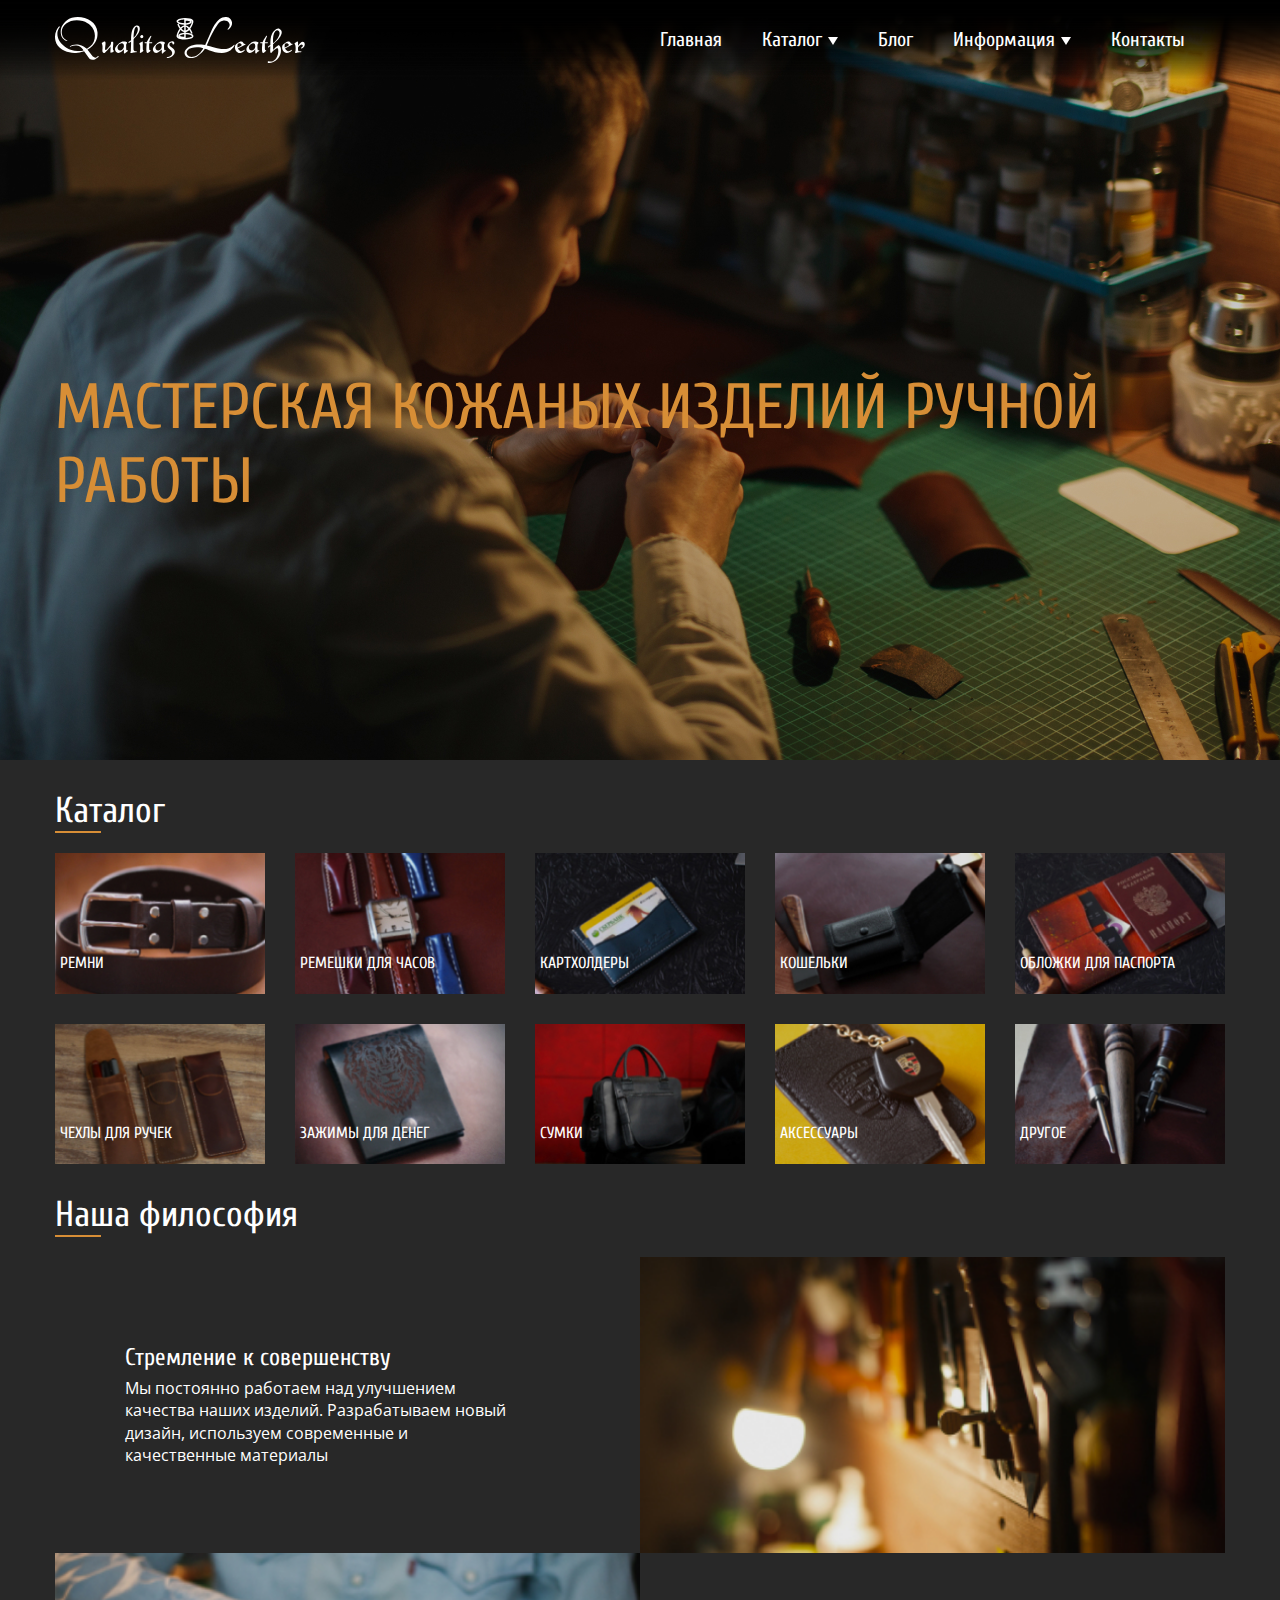
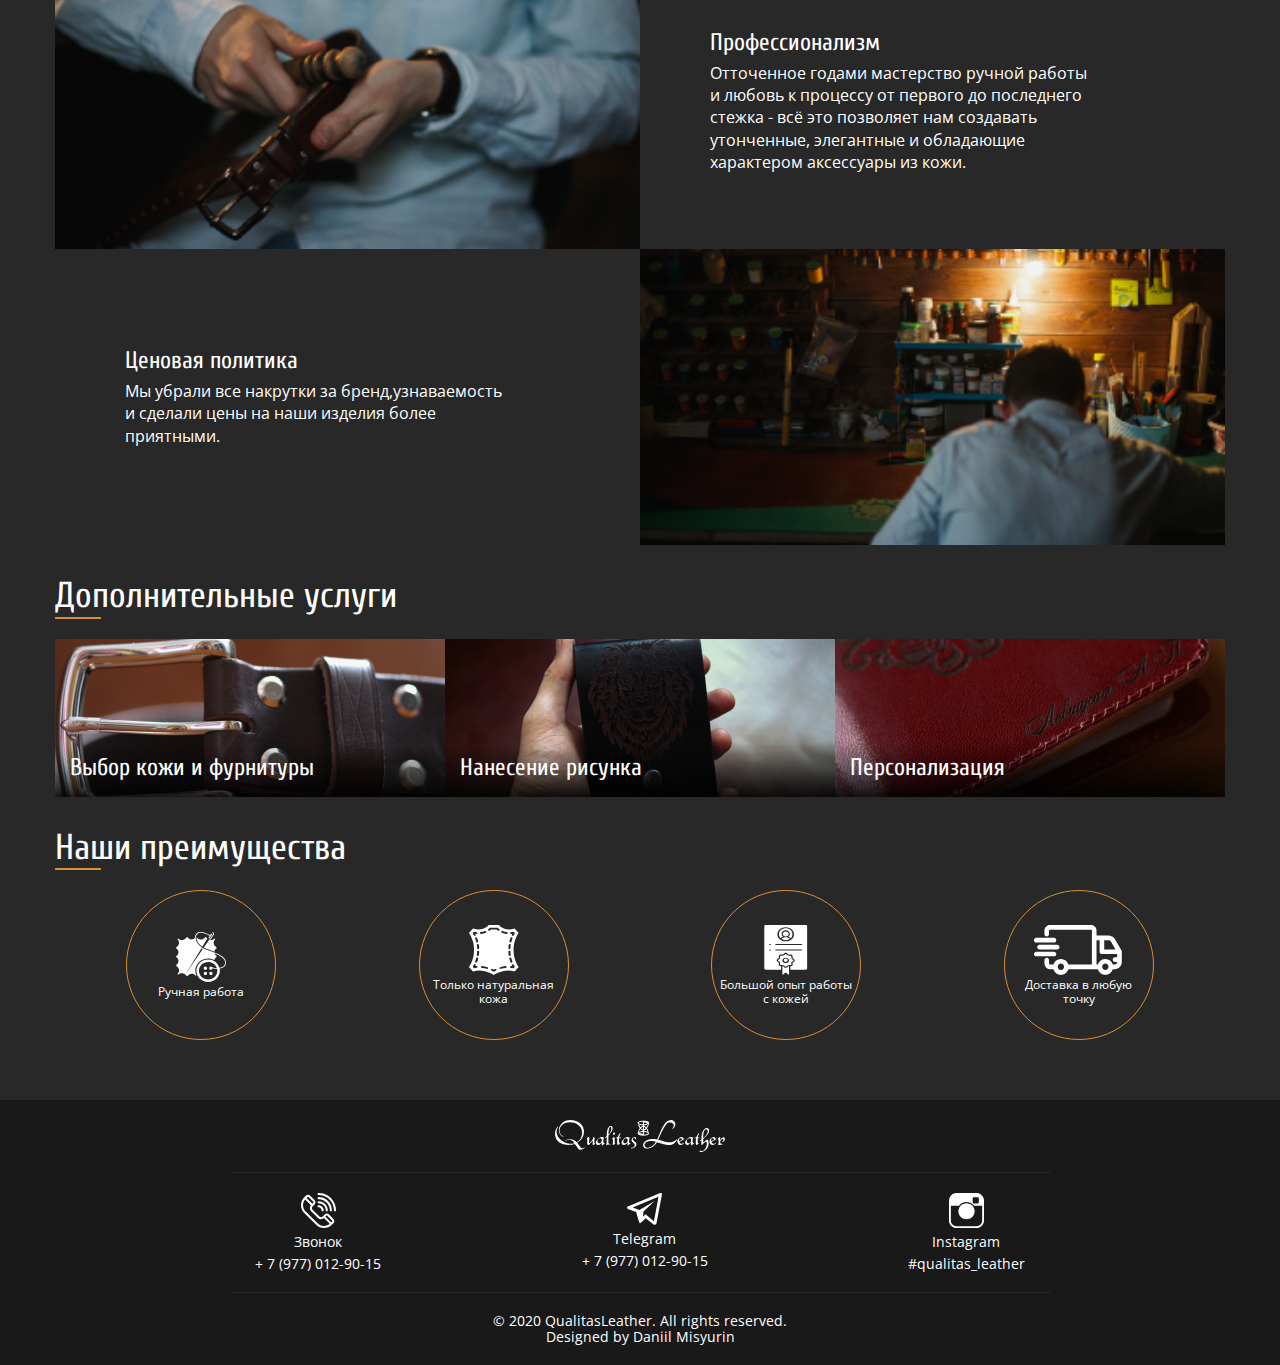
<file: index.html>
<!DOCTYPE html>
<html lang="en">
    <head>
        <meta charset="UTF-8" />
        <meta http-equiv="X-UA-Compatible" content="IE=edge" />
        <meta name="viewport" content="width=device-width, initial-scale=1.0" />
        <link rel="stylesheet" href="css/style.css" />
        <title>Home</title>
    </head>
    <body>
        <header class="header header_big header_home-page">
            <div class="container container-header">
                <div class="logo header__logo">
                    <a href="index.html" class="logo__link">
                        <img
                            src="img/logo_qualitas_leather.svg"
                            alt="Логотип qualitas leather"
                            class="logo__img"
                        />
                    </a>
                </div>
                <div class="burger">
                    <span class="burger__span"></span>
                </div>
                <nav class="nav nav__display-none">
                    <div class="close-button"></div>
                    <ul class="nav__list">
                        <li class="nav__item">
                            <a href="index.html" class="nav__item-link">Главная</a>
                            <span class="title-underline nav-title-underline"></span>
                        </li>
                        <li class="nav__item">
                            <div class="nav-link__container">
                                <a href="#" class="nav__item-link">Каталог</a>
                                <div class="triangle"></div>
                            </div>
                            <span class="title-underline nav-title-underline"></span>
                            <ul class="sub-nav__list sub-nav__list-none">
                                <li class="sub-nav__item">
                                    <a href="catagory.html" class="sub-nav__item-link">Ремни</a>
                                </li>
                                <li class="sub-nav__item">
                                    <a href="catagory.html" class="sub-nav__item-link"
                                        >Ремешки для часов</a
                                    >
                                </li>
                                <li class="sub-nav__item">
                                    <a href="catagory.html" class="sub-nav__item-link"
                                        >Картхолдеры</a
                                    >
                                </li>
                                <li class="sub-nav__item">
                                    <a href="catagory.html" class="sub-nav__item-link"
                                        >Обложки для паспорта</a
                                    >
                                </li>
                                <li class="sub-nav__item">
                                    <a href="catagory.html" class="sub-nav__item-link"
                                        >Чехлы для ручек</a
                                    >
                                </li>
                                <li class="sub-nav__item">
                                    <a href="catagory.html" class="sub-nav__item-link"
                                        >Зажимы для денег</a
                                    >
                                </li>
                                <li class="sub-nav__item">
                                    <a href="catagory.html" class="sub-nav__item-link"
                                        >Аксессуары</a
                                    >
                                </li>
                                <li class="sub-nav__item">
                                    <a href="catagory.html" class="sub-nav__item-link">Другое</a>
                                </li>
                            </ul>
                        </li>
                        <li class="nav__item">
                            <a href="blog.html" class="nav__item-link">Блог</a>
                            <span class="title-underline nav-title-underline"></span>
                        </li>
                        <li class="nav__item">
                            <div class="nav-link__container">
                                <a href="#" class="nav__item-link">Информация</a>
                                <div class="triangle"></div>
                            </div>
                            <span class="title-underline nav-title-underline"></span>
                            <ul class="sub-nav__list sub-nav__list-none">
                                <li class="sub-nav__item">
                                    <a href="delivery.html" class="sub-nav__item-link"
                                        >Способы доставки</a
                                    >
                                </li>
                                <li class="sub-nav__item">
                                    <a href="payment.html" class="sub-nav__item-link"
                                        >Способы оплаты</a
                                    >
                                </li>
                                <li class="sub-nav__item">
                                    <a href="aboutus.html" class="sub-nav__item-link">О нас</a>
                                </li>
                                <li class="sub-nav__item">
                                    <a href="help.html" class="sub-nav__item-link"
                                        >Часто задаваемые вопросы</a
                                    >
                                </li>
                            </ul>
                        </li>
                        <li class="nav__item">
                            <a href="contacts.html" class="nav__item-link">Контакты</a>
                            <span class="title-underline nav-title-underline"></span>
                        </li>
                    </ul>
                </nav>
            </div>
            <div class="container">
                <div class="h1 h1_yellow h1_top-margin">
                    <h1 class="h1__title">
                        Мастерская кожаных изделий ручной работы
                    </h1>
                </div>
            </div>
        </header>

        <section class="main">
            <div class="container">
                <div class="catalog">
                    <div class="h2">
                        <h2 class="h2__title">Каталог</h2>
                        <span class="title-underline"></span>
                    </div>
                    <ul class="catalog__list">
                        <li class="catalog-item">
                            <a href="catagory.html" class="catalog-item__link">
                                <img src="img/belts.jpg" alt="Ремни" class="catalog-item__img" />
                                <p class="catalog-item__p">Ремни</p>
                            </a>
                        </li>
                        <li class="catalog-item">
                            <a href="catagory.html" class="catalog-item__link">
                                <img
                                    src="img/watch_strap.jpg"
                                    alt="Ремешки для часов"
                                    class="catalog-item__img"
                                />
                                <p class="catalog-item__p">Ремешки для часов</p>
                            </a>
                        </li>
                        <li class="catalog-item">
                            <a href="catagory.html" class="catalog-item__link">
                                <img
                                    src="img/cardholders.jpg"
                                    alt="Картхолдеры"
                                    class="catalog-item__img"
                                />
                                <p class="catalog-item__p">Картхолдеры</p>
                            </a>
                        </li>
                        <li class="catalog-item">
                            <a href="catagory.html" class="catalog-item__link">
                                <img
                                    src="img/wallets.jpg"
                                    alt="Кошельки"
                                    class="catalog-item__img"
                                />
                                <p class="catalog-item__p">Кошельки</p>
                            </a>
                        </li>
                        <li class="catalog-item">
                            <a href="catagory.html" class="catalog-item__link">
                                <img
                                    src="img/document_covers.jpg"
                                    alt="Чехлы для ручек"
                                    class="catalog-item__img"
                                />
                                <p class="catalog-item__p">Обложки для паспорта</p>
                            </a>
                        </li>
                        <li class="catalog-item">
                            <a href="catagory.html" class="catalog-item__link">
                                <img
                                    src="img/covers_for_pens.jpg"
                                    alt="Чехлы для ручек"
                                    class="catalog-item__img"
                                />
                                <p class="catalog-item__p">Чехлы для ручек</p>
                            </a>
                        </li>
                        <li class="catalog-item">
                            <a href="catagory.html" class="catalog-item__link">
                                <img
                                    src="img/money_clips.jpg"
                                    alt="Зажимы для денег"
                                    class="catalog-item__img"
                                />
                                <p class="catalog-item__p">Зажимы для денег</p>
                            </a>
                        </li>
                        <li class="catalog-item">
                            <a href="catagory.html" class="catalog-item__link">
                                <img src="img/bags.jpg" alt="Сумки" class="catalog-item__img" />
                                <p class="catalog-item__p">Сумки</p>
                            </a>
                        </li>
                        <li class="catalog-item">
                            <a href="catagory.html" class="catalog-item__link">
                                <img
                                    src="img/accessories.jpg"
                                    alt="Аксессуары"
                                    class="catalog-item__img"
                                />
                                <p class="catalog-item__p">Аксессуары</p>
                            </a>
                        </li>
                        <li class="catalog-item">
                            <a href="catagory.html" class="catalog-item__link">
                                <img src="img/other.jpg " alt="Другое" class="catalog-item__img" />
                                <p class="catalog-item__p">Другое</p>
                            </a>
                        </li>
                    </ul>
                </div>
                <div class="philosophy">
                    <div class="h2">
                        <h2 class="h2__title">Наша философия</h2>
                        <span class="title-underline"></span>
                    </div>
                    <div class="philosophy__list">
                        <div class="philosophy__item">
                            <img src="img/tradition.jpg" alt="" class="philosophy__item-img" />
                            <div class="philosophy__item-text-wrap">
                                <h3 class="philosophy__item-title">Стремление к совершенству</h3>
                                <p class="philosophy__item-p">
                                    Мы постоянно работаем над улучшением качества наших изделий.
                                    Разрабатываем новый дизайн, используем современные и
                                    качественные материалы
                                </p>
                            </div>
                        </div>
                        <div class="philosophy__item">
                            <img
                                src="img/attention_to_detail.jpg"
                                alt=""
                                class="philosophy__item-img"
                            />
                            <div class="philosophy__item-text-wrap">
                                <h3 class="philosophy__item-title">Профессионализм</h3>
                                <p class="philosophy__item-p">
                                    Отточенное годами мастерство ручной работы и любовь к процессу
                                    от первого до последнего стежка - всё это позволяет нам
                                    создавать утонченные, элегантные и обладающие характером
                                    аксессуары из кожи.
                                </p>
                            </div>
                        </div>
                        <div class="philosophy__item">
                            <img
                                src="img/professionalism.jpg"
                                alt=""
                                class="philosophy__item-img"
                            />
                            <div class="philosophy__item-text-wrap">
                                <h3 class="philosophy__item-title">Ценовая политика</h3>
                                <p class="philosophy__item-p">
                                    Мы убрали все накрутки за бренд,узнаваемость и сделали цены на
                                    наши изделия более приятными.
                                </p>
                            </div>
                        </div>
                    </div>
                </div>
                <div class="services">
                    <div class="h2">
                        <h2 class="h2__title">Дополнительные услуги</h2>
                        <span class="title-underline"></span>
                    </div>
                    <div class="services__list">
                        <div class="services__item">
                            <picture>
                                <source
                                    media="(max-width: 576px)"
                                    srcset="img/choice_leather_and_accessories_1200px.jpg"
                                />
                                <source
                                    media="(min-width: 1200px)"
                                    srcset="img/choice_leather_and_accessories_1200px.jpg"
                                />
                                <source
                                    media="(min-width: 768px)"
                                    srcset="img/choice_leather_and_accessories_1200px.jpg"
                                />
                                <img
                                    src="img/choice_leather_and_accessories.jpg"
                                    alt="Выбор кожи и фурнитуры"
                                    class="services__item-img"
                                />
                            </picture>

                            <p class="services__item-p">Выбор кожи и фурнитуры</p>
                        </div>
                        <div class="services__item">
                            <picture>
                                <source
                                    media="(max-width: 576px)"
                                    srcset="img/drawing_picture_1200px.jpg"
                                />
                                <source
                                    media="(min-width: 1200px)"
                                    srcset="img/drawing_picture_1200px.jpg"
                                />
                                <source
                                    media="(min-width: 768px)"
                                    srcset="img/drawing_picture_1200px.jpg"
                                />
                                <img
                                    src="img/drawing_picture.jpg"
                                    alt="Нанесение рисунка"
                                    class="services__item-img"
                                />
                            </picture>
                            <p class="services__item-p">Нанесение рисунка</p>
                        </div>
                        <div class="services__item">
                            <picture>
                                <source
                                    media="(max-width: 576px)"
                                    srcset="img/personalization_1200px.jpg"
                                />
                                <source
                                    media="(min-width: 1200px)"
                                    srcset="img/personalization_1200px.jpg"
                                />
                                <source
                                    media="(min-width: 768px)"
                                    srcset="img/personalization_1200px.jpg"
                                />
                                <img
                                    src="img/personalization.jpg"
                                    alt="Персонализация"
                                    class="services__item-img"
                                />
                            </picture>

                            <p class="services__item-p">Персонализация</p>
                        </div>
                    </div>
                </div>

                <div class="advantages">
                    <div class="h2">
                        <h2 class="h2__title">Наши преимущества</h2>
                        <span class="title-underline"></span>
                    </div>
                    <ul class="advantages__list">
                        <li class="advantages__item">
                            <img
                                src="img/handmade.svg"
                                alt="Ручная работа"
                                class="advantages__item-img"
                            />
                            <p class="advantages__item-p">Ручная работа</p>
                        </li>
                        <li class="advantages__item">
                            <img
                                src="img/genuine_leather.svg"
                                alt="Только натуральная кожа"
                                class="advantages__item-img"
                            />
                            <p class="advantages__item-p">Только натуральная кожа</p>
                        </li>
                        <!-- <li class="advantages__item">
                            <img
                                src="img/individual_approach.svg"
                                alt="Индивидуальный подход"
                                class="advantages__item-img"
                            />
                            <p class="advantages__item-p">
                                Индивидуальный подход
                            </p>
                        </li> -->
                        <li class="advantages__item">
                            <img
                                src="img/great_experience.svg"
                                alt="Большой опыт работы с кожей"
                                class="advantages__item-img"
                            />
                            <p class="advantages__item-p">Большой опыт работы с кожей</p>
                        </li>
                        <li class="advantages__item">
                            <img
                                src="img/delivery.svg"
                                alt="Доставка в любую точку"
                                class="advantages__item-img"
                            />
                            <p class="advantages__item-p">Доставка в любую точку</p>
                        </li>
                    </ul>
                </div>
            </div>
        </section>

        <footer class="footer">
            <div class="container container-footer">
                <div class="logo footer__logo">
                    <a href="" class="logo__link">
                        <img
                            src="img/logo_qualitas_leather.svg"
                            alt="Логотип qualitas leather"
                            class="logo__img"
                        />
                    </a>
                </div>
                <div class="gray-line"></div>
                <div class="contacts">
                    <ul class="contacts__list">
                        <li class="contacts__item">
                            <a href="tel:+79896307755" class="contacts__item-link">
                                <img src="img/call.svg" alt="Звонок" class="contacts__item-img" />
                                <p class="contacts__item-p">Звонок</p>
                                <p class="contacts__item-p">+ 7 (977) 012-90-15</p>
                            </a>
                        </li>
                        <li class="contacts__item">
                            <a href="https://t.me/+79896307755" class="contacts__item-link">
                                <img
                                    src="img/telegram.svg"
                                    alt="Telegram"
                                    class="contacts__item-img"
                                />
                                <p class="contacts__item-p">Telegram</p>
                                <p class="contacts__item-p">+ 7 (977) 012-90-15</p>
                            </a>
                        </li>
                        <li class="contacts__item">
                            <a
                                href="https://www.instagram.com/qualitas_leather/"
                                class="contacts__item-link"
                            >
                                <img
                                    src="img/instagram.svg"
                                    alt="Instagram"
                                    class="contacts__item-img"
                                />
                                <p class="contacts__item-p">Instagram</p>
                                <p class="contacts__item-p">#qualitas_leather</p>
                            </a>
                        </li>
                    </ul>
                </div>
                <div class="gray-line"></div>
                <div class="all-rights-reserved">
                    <p class="all-rights-reserved__p">
                        © 2020 QualitasLeather. All rights reserved.
                    </p>
                    <p class="all-rights-reserved__p">Designed by Daniil Misyurin</p>
                </div>
            </div>
        </footer>
    </body>
    <!-- Подключаем файл скриптов -->
    <script src="js/script.js"></script>
    <!-- <script src="js/jquery-3.6.3.slim.min.js"></script> -->
</html>
</file>
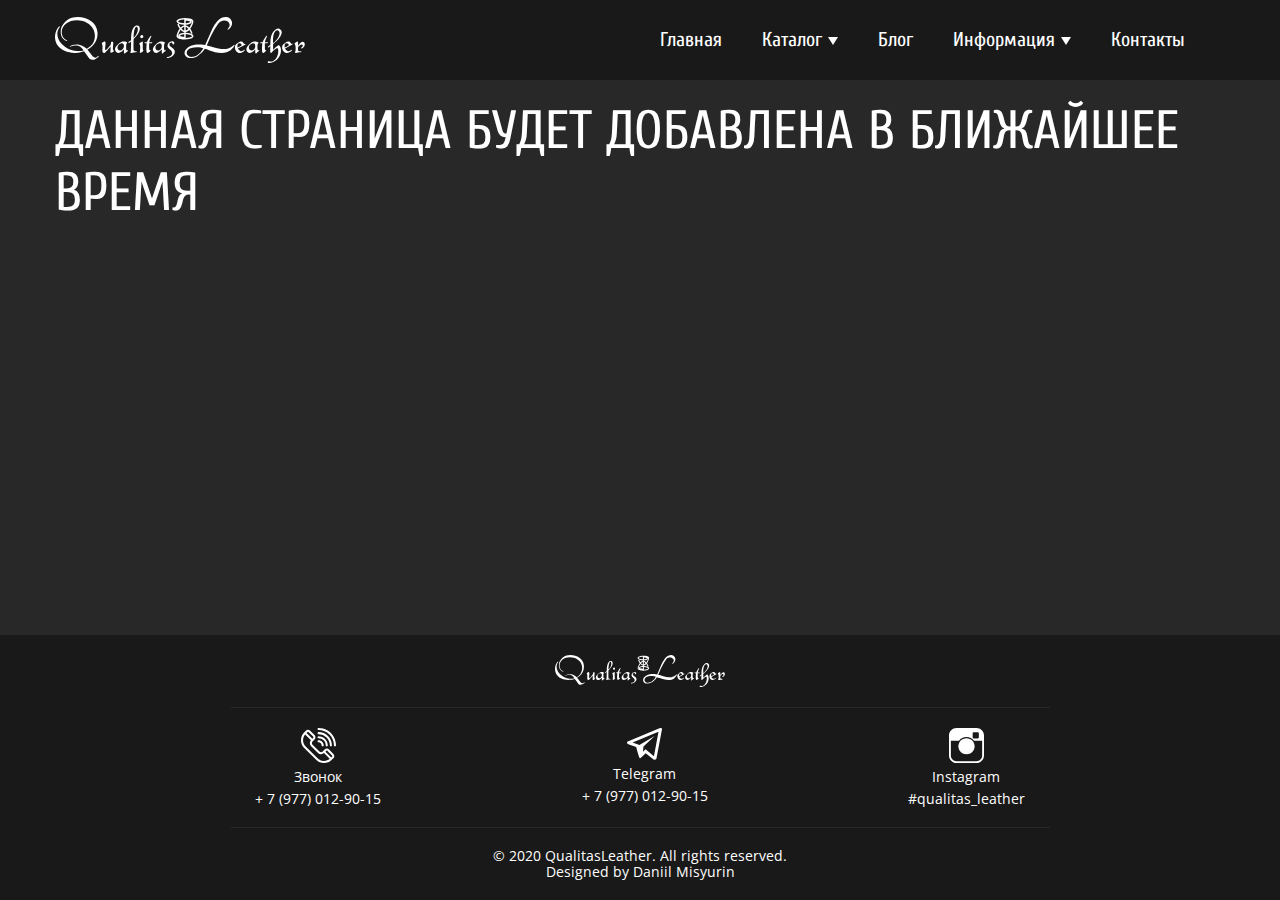
<file: aboutus.html>
<!DOCTYPE html>
<html lang="en">
    <head>
        <meta charset="UTF-8" />
        <meta http-equiv="X-UA-Compatible" content="IE=edge" />
        <meta name="viewport" content="width=device-width, initial-scale=1.0" />
        <!-- <link rel="stylesheet" href="css/fancybox4/fancybox4.css" /> -->
        <link rel="stylesheet" href="css/style.css" />
        <title>Delivery</title>
    </head>
    <body>
        <header class="header header_small">
            <div class="container container-header">
                <div class="logo header__logo">
                    <a href="index.html" class="logo__link">
                        <img
                            src="img/logo_qualitas_leather.svg"
                            alt="Логотип qualitas leather"
                            class="logo__img"
                        />
                    </a>
                </div>
                <div class="burger">
                    <span class="burger__span"></span>
                </div>
                <nav class="nav nav__display-none">
                    <div class="close-button"></div>
                    <ul class="nav__list">
                        <li class="nav__item">
                            <a href="index.html" class="nav__item-link">Главная</a>
                            <span class="title-underline nav-title-underline"></span>
                        </li>
                        <li class="nav__item">
                            <div class="nav-link__container">
                                <a href="#" class="nav__item-link">Каталог</a>
                                <div class="triangle"></div>
                            </div>
                            <span class="title-underline nav-title-underline"></span>
                            <ul class="sub-nav__list sub-nav__list-none">
                                <li class="sub-nav__item">
                                    <a href="catagory.html" class="sub-nav__item-link">Ремни</a>
                                </li>
                                <li class="sub-nav__item">
                                    <a href="catagory.html" class="sub-nav__item-link"
                                        >Ремешки для часов</a
                                    >
                                </li>
                                <li class="sub-nav__item">
                                    <a href="catagory.html" class="sub-nav__item-link"
                                        >Картхолдеры</a
                                    >
                                </li>
                                <li class="sub-nav__item">
                                    <a href="catagory.html" class="sub-nav__item-link"
                                        >Обложки для паспорта</a
                                    >
                                </li>
                                <li class="sub-nav__item">
                                    <a href="catagory.html" class="sub-nav__item-link"
                                        >Чехлы для ручек</a
                                    >
                                </li>
                                <li class="sub-nav__item">
                                    <a href="catagory.html" class="sub-nav__item-link"
                                        >Зажимы для денег</a
                                    >
                                </li>
                                <li class="sub-nav__item">
                                    <a href="catagory.html" class="sub-nav__item-link"
                                        >Аксессуары</a
                                    >
                                </li>
                                <li class="sub-nav__item">
                                    <a href="catagory.html" class="sub-nav__item-link">Другое</a>
                                </li>
                            </ul>
                        </li>
                        <li class="nav__item">
                            <a href="blog.html" class="nav__item-link">Блог</a>
                            <span class="title-underline nav-title-underline"></span>
                        </li>
                        <li class="nav__item">
                            <div class="nav-link__container">
                                <a href="#" class="nav__item-link">Информация</a>
                                <div class="triangle"></div>
                            </div>
                            <span class="title-underline nav-title-underline"></span>
                            <ul class="sub-nav__list sub-nav__list-none">
                                <li class="sub-nav__item">
                                    <a href="delivery.html" class="sub-nav__item-link"
                                        >Способы доставки</a
                                    >
                                </li>
                                <li class="sub-nav__item">
                                    <a href="payment.html" class="sub-nav__item-link"
                                        >Способы оплаты</a
                                    >
                                </li>
                                <li class="sub-nav__item">
                                    <a href="aboutus.html" class="sub-nav__item-link">О нас</a>
                                </li>
                                <li class="sub-nav__item">
                                    <a href="help.html" class="sub-nav__item-link"
                                        >Часто задаваемые вопросы</a
                                    >
                                </li>
                            </ul>
                        </li>
                        <li class="nav__item">
                            <a href="contacts.html" class="nav__item-link">Контакты</a>
                            <span class="title-underline nav-title-underline"></span>
                        </li>
                    </ul>
                </nav>
            </div>
        </header>

        <section class="main main_small-header">
            <div class="container">
                <div class="information">
                    <div class="h1 h1_end-product">
                        <h1 class="h1__title h1-title_end-product">Данная страница будет добавлена в ближайшее время</h1>
                    </div>
                </div>
            </div>
        </section>

        <footer class="footer">
            <div class="container container-footer">
                <div class="logo footer__logo">
                    <a href="" class="logo__link">
                        <img
                            src="img/logo_qualitas_leather.svg"
                            alt="Логотип qualitas leather"
                            class="logo__img"
                        />
                    </a>
                </div>
                <div class="gray-line"></div>
                <div class="contacts">
                    <ul class="contacts__list">
                        <li class="contacts__item">
                            <a href="tel:+79896307755" class="contacts__item-link">
                                <img src="img/call.svg" alt="Звонок" class="contacts__item-img" />
                                <p class="contacts__item-p">Звонок</p>
                                <p class="contacts__item-p">+ 7 (977) 012-90-15</p>
                            </a>
                        </li>
                        <li class="contacts__item">
                            <a href="https://t.me/+79896307755" class="contacts__item-link">
                                <img
                                    src="img/telegram.svg"
                                    alt="Telegram"
                                    class="contacts__item-img"
                                />
                                <p class="contacts__item-p">Telegram</p>
                                <p class="contacts__item-p">+ 7 (977) 012-90-15</p>
                            </a>
                        </li>
                        <li class="contacts__item">
                            <a
                                href="https://www.instagram.com/qualitas_leather/"
                                class="contacts__item-link"
                            >
                                <img
                                    src="img/instagram.svg"
                                    alt="Instagram"
                                    class="contacts__item-img"
                                />
                                <p class="contacts__item-p">Instagram</p>
                                <p class="contacts__item-p">#qualitas_leather</p>
                            </a>
                        </li>
                    </ul>
                </div>
                <div class="gray-line"></div>
                <div class="all-rights-reserved">
                    <p class="all-rights-reserved__p">
                        © 2020 QualitasLeather. All rights reserved.
                    </p>
                    <p class="all-rights-reserved__p">Designed by Daniil Misyurin</p>
                </div>
            </div>
        </footer>
    </body>
    <!-- Подключаем файл скриптов -->
    <!-- <script src="js/fancybox4/fancybox.umd.js"></script> -->
    <script src="js/script.js"></script>
</html>
</file>
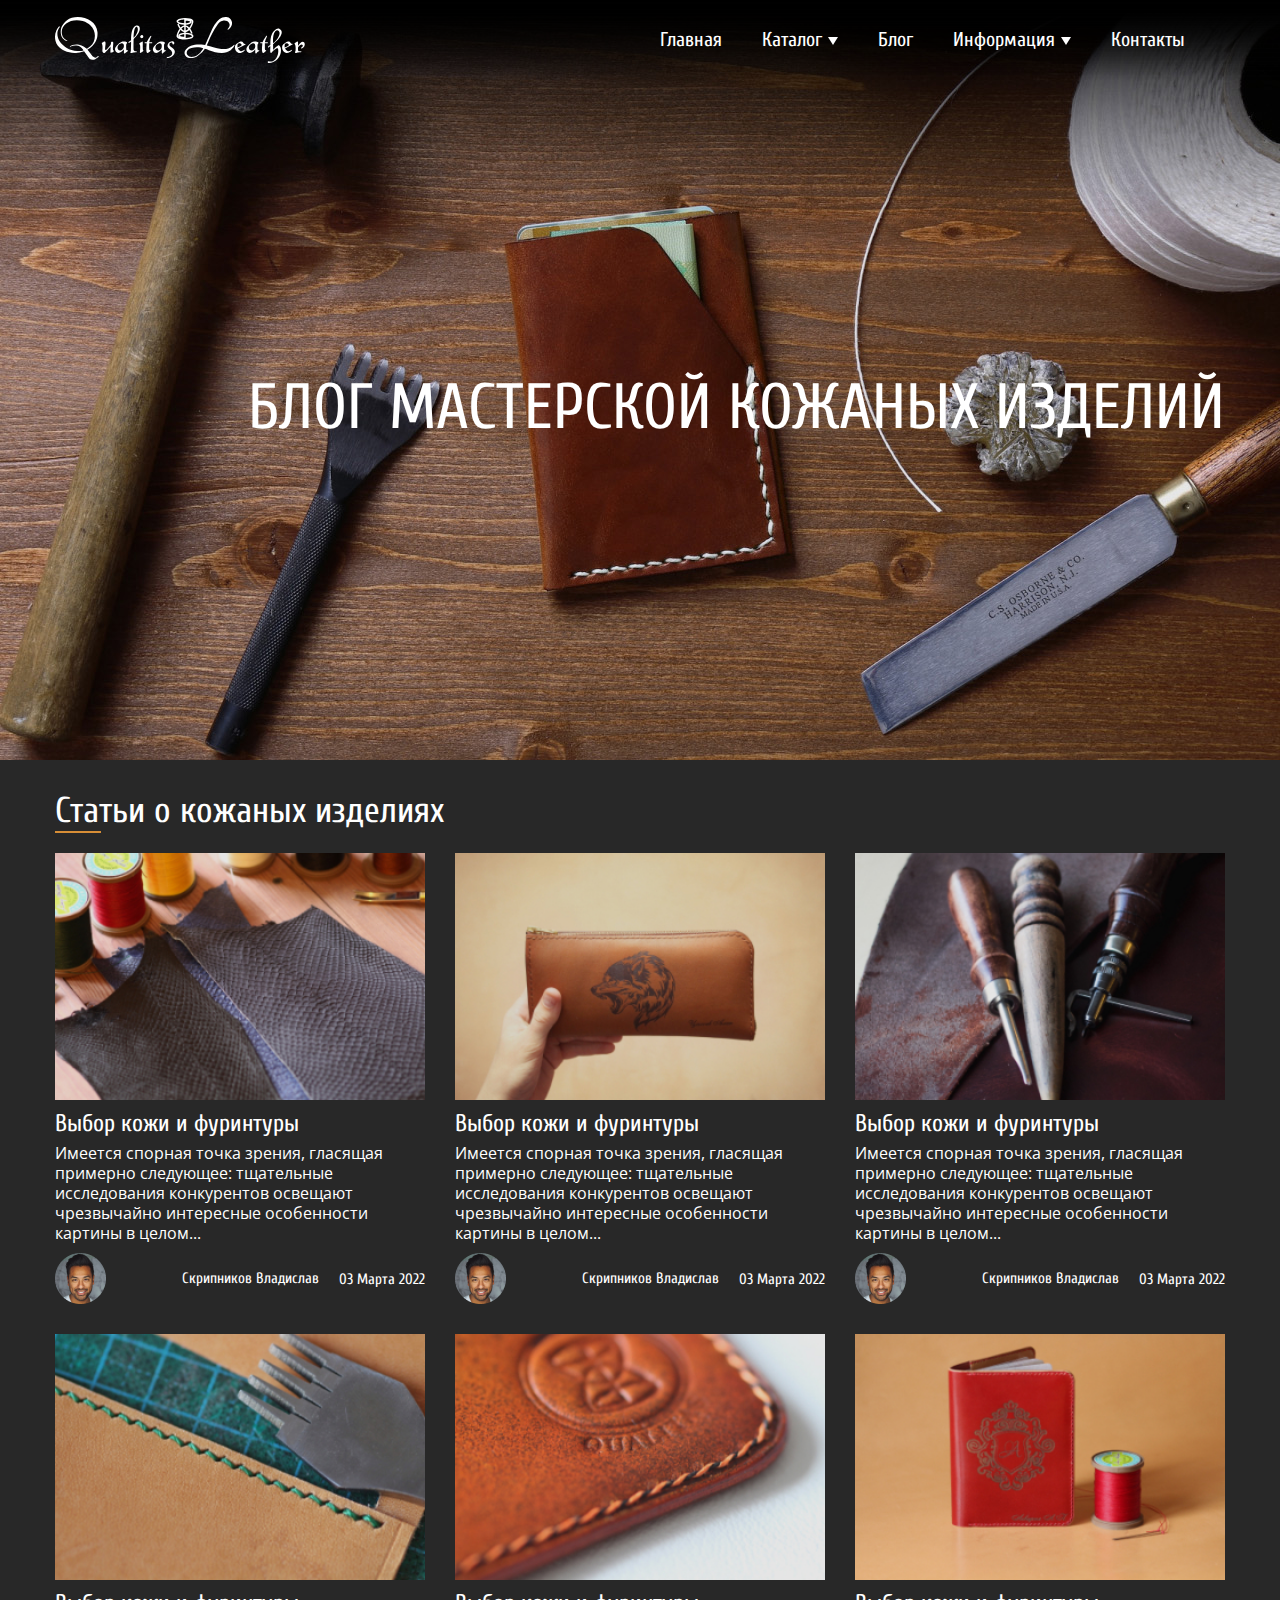
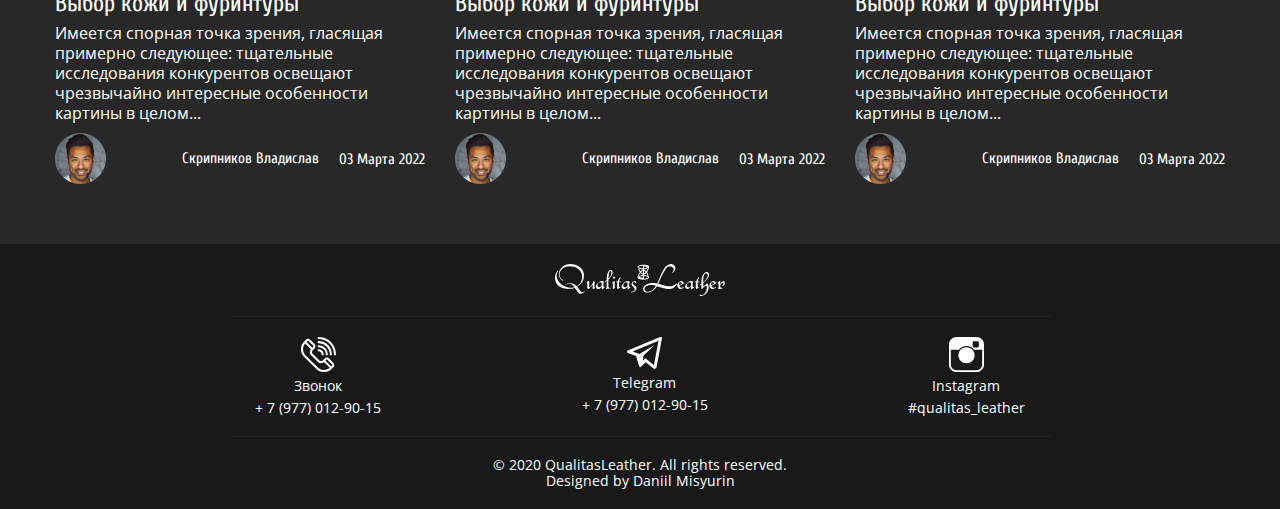
<file: blog.html>
<!DOCTYPE html>
<html lang="en">
    <head>
        <meta charset="UTF-8" />
        <meta http-equiv="X-UA-Compatible" content="IE=edge" />
        <meta name="viewport" content="width=device-width, initial-scale=1.0" />
        <link rel="stylesheet" href="css/style.css" />
        <title>Category</title>
    </head>
    <body>
        <header class="header header_big header_blog-page">
            <div class="container container-header">
                <div class="logo header__logo">
                    <a href="index.html" class="logo__link">
                        <img
                            src="img/logo_qualitas_leather.svg"
                            alt="Логотип qualitas leather"
                            class="logo__img"
                        />
                    </a>
                </div>
                <div class="burger">
                    <span class="burger__span"></span>
                </div>
                <nav class="nav nav__display-none">
                    <div class="close-button"></div>
                    <ul class="nav__list">
                        <li class="nav__item">
                            <a href="index.html" class="nav__item-link">Главная</a>
                            <span class="title-underline nav-title-underline"></span>
                        </li>
                        <li class="nav__item">
                            <div class="nav-link__container">
                                <a href="#" class="nav__item-link">Каталог</a>
                                <div class="triangle"></div>
                            </div>
                            <span class="title-underline nav-title-underline"></span>
                            <ul class="sub-nav__list sub-nav__list-none">
                                <li class="sub-nav__item">
                                    <a href="catagory.html" class="sub-nav__item-link">Ремни</a>
                                </li>
                                <li class="sub-nav__item">
                                    <a href="catagory.html" class="sub-nav__item-link"
                                        >Ремешки для часов</a
                                    >
                                </li>
                                <li class="sub-nav__item">
                                    <a href="catagory.html" class="sub-nav__item-link"
                                        >Картхолдеры</a
                                    >
                                </li>
                                <li class="sub-nav__item">
                                    <a href="catagory.html" class="sub-nav__item-link"
                                        >Обложки для паспорта</a
                                    >
                                </li>
                                <li class="sub-nav__item">
                                    <a href="catagory.html" class="sub-nav__item-link"
                                        >Чехлы для ручек</a
                                    >
                                </li>
                                <li class="sub-nav__item">
                                    <a href="catagory.html" class="sub-nav__item-link"
                                        >Зажимы для денег</a
                                    >
                                </li>
                                <li class="sub-nav__item">
                                    <a href="catagory.html" class="sub-nav__item-link"
                                        >Аксессуары</a
                                    >
                                </li>
                                <li class="sub-nav__item">
                                    <a href="catagory.html" class="sub-nav__item-link">Другое</a>
                                </li>
                            </ul>
                        </li>
                        <li class="nav__item">
                            <a href="blog.html" class="nav__item-link">Блог</a>
                            <span class="title-underline nav-title-underline"></span>
                        </li>
                        <li class="nav__item">
                            <div class="nav-link__container">
                                <a href="#" class="nav__item-link">Информация</a>
                                <div class="triangle"></div>
                            </div>
                            <span class="title-underline nav-title-underline"></span>
                            <ul class="sub-nav__list sub-nav__list-none">
                                <li class="sub-nav__item">
                                    <a href="delivery.html" class="sub-nav__item-link"
                                        >Способы доставки</a
                                    >
                                </li>
                                <li class="sub-nav__item">
                                    <a href="payment.html" class="sub-nav__item-link"
                                        >Способы оплаты</a
                                    >
                                </li>
                                <li class="sub-nav__item">
                                    <a href="aboutus.html" class="sub-nav__item-link">О нас</a>
                                </li>
                                <li class="sub-nav__item">
                                    <a href="help.html" class="sub-nav__item-link"
                                        >Часто задаваемые вопросы</a
                                    >
                                </li>
                            </ul>
                        </li>
                        <li class="nav__item">
                            <a href="contacts.html" class="nav__item-link">Контакты</a>
                            <span class="title-underline nav-title-underline"></span>
                        </li>
                    </ul>
                </nav>
            </div>
            <div class="container">
                <div class="h1 h1_top-margin">
                    <h1 class="h1__title">Блог мастерской кожаных изделий</h1>
                </div>
            </div>
        </header>

        <section class="main">
            <div class="container">
                <div class="blog-items">
                    <div class="h2">
                        <h2 class="h2__title">Статьи о кожаных изделиях</h2>
                        <span class="title-underline"></span>
                    </div>
                    <div class="blog-wraper">
                        <ul class="blog-list">
                            <li class="blog-item">
                                <a href="finalblogpage.html" class="blog-item__link">
                                    <div class="blog-item__img-wrap">
                                        <img
                                            src="img/blog/blog-item (1).jpg"
                                            alt="Выбор кожи и фуринтуры"
                                            class="blog-item__img"
                                        />
                                    </div>
                                    <p class="blog-item__title">Выбор кожи и фуринтуры</p>
                                    <p class="product-item__aticle">
                                        Имеется спорная точка зрения, гласящая примерно следующее:
                                        тщательные исследования конкурентов освещают чрезвычайно
                                        интересные особенности картины в целом...
                                    </p>
                                    <div class="blog-item__author-wrap">
                                        <img
                                            src="img/blog/blog-author.png"
                                            alt=""
                                            class="blog-item__author-img"
                                        />
                                        <div class="blog-item__author-txt-wrap">
                                            <p class="blog-item__author-name">
                                                Скрипников Владислав
                                            </p>
                                            <p class="blog-item__date">03 Марта 2022</p>
                                        </div>
                                    </div>
                                </a>
                            </li>
                            <li class="blog-item">
                                <a href="finalblogpage.html" class="blog-item__link">
                                    <div class="blog-item__img-wrap">
                                        <img
                                            src="img/blog/blog-item (2).jpg"
                                            alt="Выбор кожи и фуринтуры"
                                            class="blog-item__img"
                                        />
                                    </div>
                                    <p class="blog-item__title">Выбор кожи и фуринтуры</p>
                                    <p class="product-item__aticle">
                                        Имеется спорная точка зрения, гласящая примерно следующее:
                                        тщательные исследования конкурентов освещают чрезвычайно
                                        интересные особенности картины в целом...
                                    </p>
                                    <div class="blog-item__author-wrap">
                                        <img
                                            src="img/blog/blog-author.png"
                                            alt=""
                                            class="blog-item__author-img"
                                        />
                                        <div class="blog-item__author-txt-wrap">
                                            <p class="blog-item__author-name">
                                                Скрипников Владислав
                                            </p>
                                            <p class="blog-item__date">03 Марта 2022</p>
                                        </div>
                                    </div>
                                </a>
                            </li>
                            <li class="blog-item">
                                <a href="finalblogpage.html" class="blog-item__link">
                                    <div class="blog-item__img-wrap">
                                        <img
                                            src="img/blog/blog-item (3).jpg"
                                            alt="Выбор кожи и фуринтуры"
                                            class="blog-item__img"
                                        />
                                    </div>
                                    <p class="blog-item__title">Выбор кожи и фуринтуры</p>
                                    <p class="product-item__aticle">
                                        Имеется спорная точка зрения, гласящая примерно следующее:
                                        тщательные исследования конкурентов освещают чрезвычайно
                                        интересные особенности картины в целом...
                                    </p>
                                    <div class="blog-item__author-wrap">
                                        <img
                                            src="img/blog/blog-author.png"
                                            alt=""
                                            class="blog-item__author-img"
                                        />
                                        <div class="blog-item__author-txt-wrap">
                                            <p class="blog-item__author-name">
                                                Скрипников Владислав
                                            </p>
                                            <p class="blog-item__date">03 Марта 2022</p>
                                        </div>
                                    </div>
                                </a>
                            </li>
                            <li class="blog-item">
                                <a href="finalblogpage.html" class="blog-item__link">
                                    <div class="blog-item__img-wrap">
                                        <img
                                            src="img/blog/blog-item (4).jpg"
                                            alt="Выбор кожи и фуринтуры"
                                            class="blog-item__img"
                                        />
                                    </div>
                                    <p class="blog-item__title">Выбор кожи и фуринтуры</p>
                                    <p class="product-item__aticle">
                                        Имеется спорная точка зрения, гласящая примерно следующее:
                                        тщательные исследования конкурентов освещают чрезвычайно
                                        интересные особенности картины в целом...
                                    </p>
                                    <div class="blog-item__author-wrap">
                                        <img
                                            src="img/blog/blog-author.png"
                                            alt=""
                                            class="blog-item__author-img"
                                        />
                                        <div class="blog-item__author-txt-wrap">
                                            <p class="blog-item__author-name">
                                                Скрипников Владислав
                                            </p>
                                            <p class="blog-item__date">03 Марта 2022</p>
                                        </div>
                                    </div>
                                </a>
                            </li>
                            <li class="blog-item">
                                <a href="finalblogpage.html" class="blog-item__link">
                                    <div class="blog-item__img-wrap">
                                        <img
                                            src="img/blog/blog-item (5).jpg"
                                            alt="Выбор кожи и фуринтуры"
                                            class="blog-item__img"
                                        />
                                    </div>
                                    <p class="blog-item__title">Выбор кожи и фуринтуры</p>
                                    <p class="product-item__aticle">
                                        Имеется спорная точка зрения, гласящая примерно следующее:
                                        тщательные исследования конкурентов освещают чрезвычайно
                                        интересные особенности картины в целом...
                                    </p>
                                    <div class="blog-item__author-wrap">
                                        <img
                                            src="img/blog/blog-author.png"
                                            alt=""
                                            class="blog-item__author-img"
                                        />
                                        <div class="blog-item__author-txt-wrap">
                                            <p class="blog-item__author-name">
                                                Скрипников Владислав
                                            </p>
                                            <p class="blog-item__date">03 Марта 2022</p>
                                        </div>
                                    </div>
                                </a>
                            </li>
                            <li class="blog-item">
                                <a href="finalblogpage.html" class="blog-item__link">
                                    <div class="blog-item__img-wrap">
                                        <img
                                            src="img/blog/blog-item (6).jpg"
                                            alt="Выбор кожи и фуринтуры"
                                            class="blog-item__img"
                                        />
                                    </div>
                                    <p class="blog-item__title">Выбор кожи и фуринтуры</p>
                                    <p class="product-item__aticle">
                                        Имеется спорная точка зрения, гласящая примерно следующее:
                                        тщательные исследования конкурентов освещают чрезвычайно
                                        интересные особенности картины в целом...
                                    </p>
                                    <div class="blog-item__author-wrap">
                                        <img
                                            src="img/blog/blog-author.png"
                                            alt=""
                                            class="blog-item__author-img"
                                        />
                                        <div class="blog-item__author-txt-wrap">
                                            <p class="blog-item__author-name">
                                                Скрипников Владислав
                                            </p>
                                            <p class="blog-item__date">03 Марта 2022</p>
                                        </div>
                                    </div>
                                </a>
                            </li>
                        </ul>
                    </div>
                </div>
            </div>
        </section>

        <footer class="footer">
            <div class="container container-footer">
                <div class="logo footer__logo">
                    <a href="" class="logo__link">
                        <img
                            src="img/logo_qualitas_leather.svg"
                            alt="Логотип qualitas leather"
                            class="logo__img"
                        />
                    </a>
                </div>
                <div class="gray-line"></div>
                <div class="contacts">
                    <ul class="contacts__list">
                        <li class="contacts__item">
                            <a href="tel:+79896307755" class="contacts__item-link">
                                <img src="img/call.svg" alt="Звонок" class="contacts__item-img" />
                                <p class="contacts__item-p">Звонок</p>
                                <p class="contacts__item-p">+ 7 (977) 012-90-15</p>
                            </a>
                        </li>
                        <li class="contacts__item">
                            <a href="https://t.me/+79896307755" class="contacts__item-link">
                                <img
                                    src="img/telegram.svg"
                                    alt="Telegram"
                                    class="contacts__item-img"
                                />
                                <p class="contacts__item-p">Telegram</p>
                                <p class="contacts__item-p">+ 7 (977) 012-90-15</p>
                            </a>
                        </li>
                        <li class="contacts__item">
                            <a
                                href="https://www.instagram.com/qualitas_leather/"
                                class="contacts__item-link"
                            >
                                <img
                                    src="img/instagram.svg"
                                    alt="Instagram"
                                    class="contacts__item-img"
                                />
                                <p class="contacts__item-p">Instagram</p>
                                <p class="contacts__item-p">#qualitas_leather</p>
                            </a>
                        </li>
                    </ul>
                </div>
                <div class="gray-line"></div>
                <div class="all-rights-reserved">
                    <p class="all-rights-reserved__p">
                        © 2020 QualitasLeather. All rights reserved.
                    </p>
                    <p class="all-rights-reserved__p">Designed by Daniil Misyurin</p>
                </div>
            </div>
        </footer>
    </body>
    <!-- Подключаем файл скриптов -->
    <script src="js/script.js"></script>
</html>
</file>
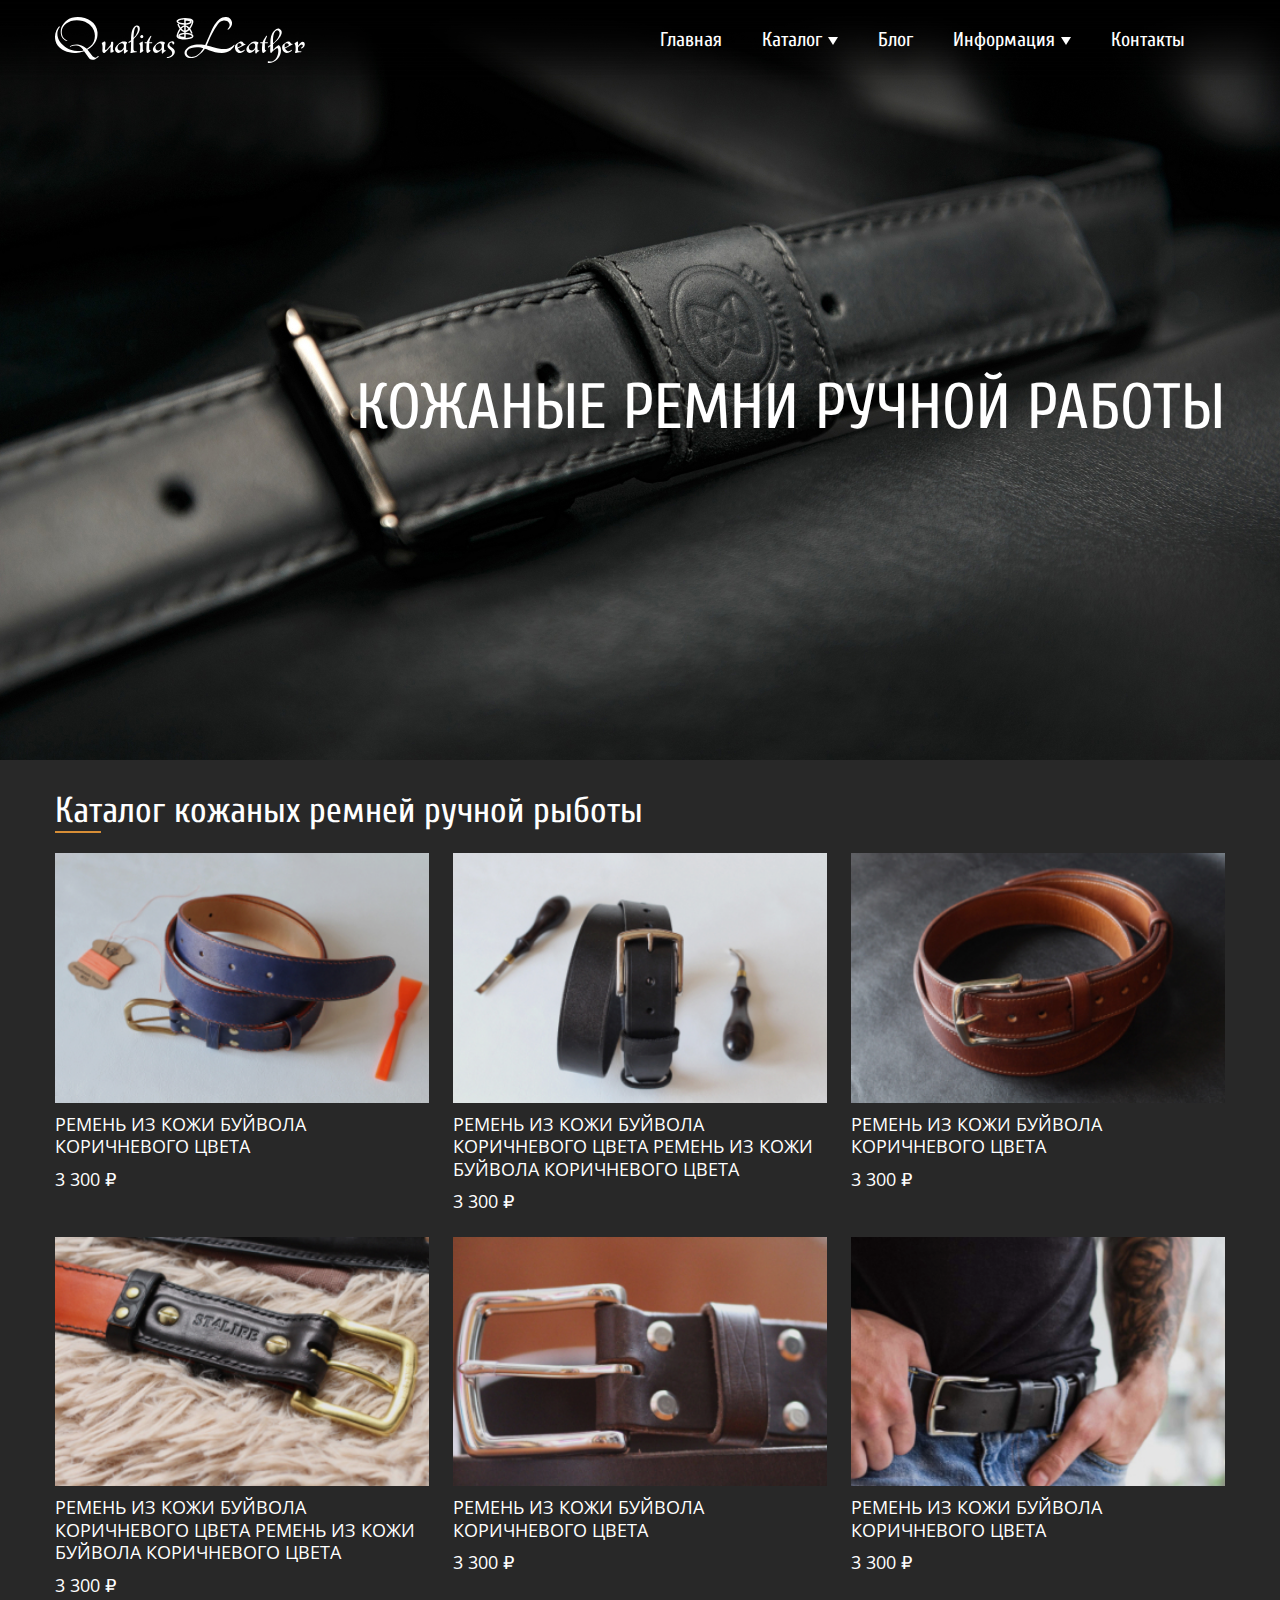
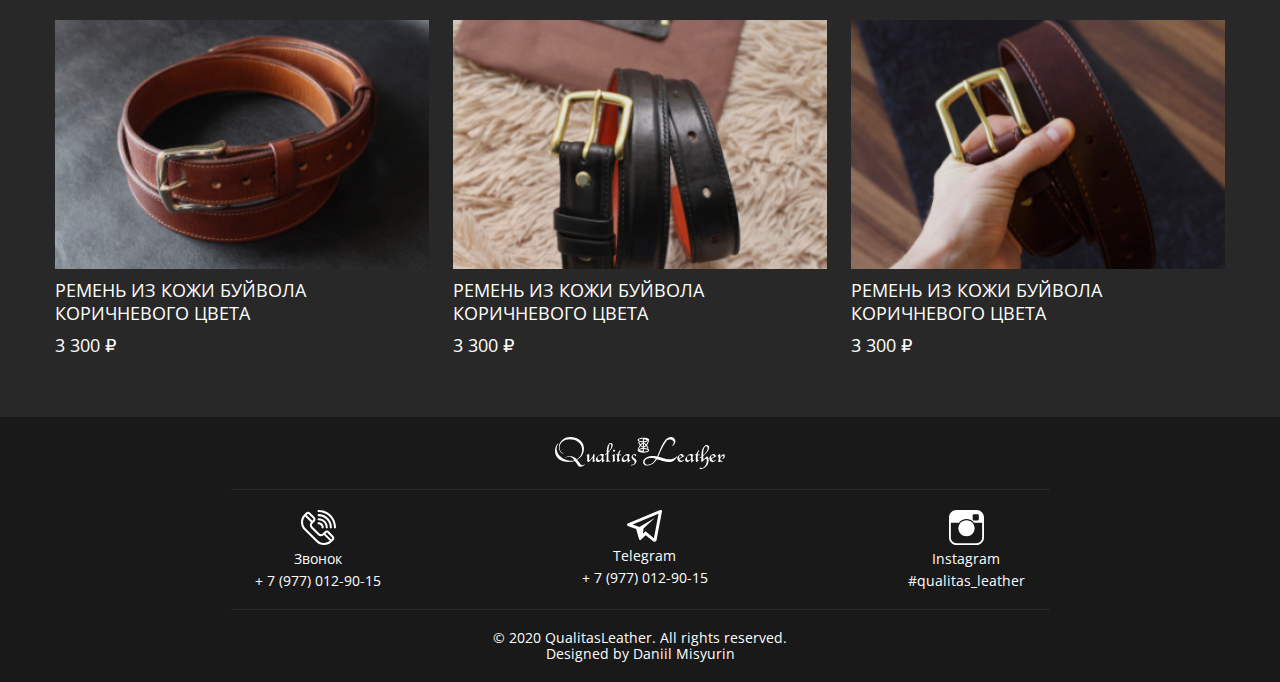
<file: catagory.html>
<!DOCTYPE html>
<html lang="en">
    <head>
        <meta charset="UTF-8" />
        <meta http-equiv="X-UA-Compatible" content="IE=edge" />
        <meta name="viewport" content="width=device-width, initial-scale=1.0" />
        <link rel="stylesheet" href="css/style.css" />
        <title>Category</title>
    </head>
    <body>
        <header class="header header_big header_category-page">
            <div class="container container-header">
                <div class="logo header__logo">
                    <a href="index.html" class="logo__link">
                        <img
                            src="img/logo_qualitas_leather.svg"
                            alt="Логотип qualitas leather"
                            class="logo__img"
                        />
                    </a>
                </div>
                <div class="burger">
                    <span class="burger__span"></span>
                </div>
                <nav class="nav nav__display-none">
                    <div class="close-button"></div>
                    <ul class="nav__list">
                        <li class="nav__item">
                            <a href="index.html" class="nav__item-link">Главная</a>
                            <span class="title-underline nav-title-underline"></span>
                        </li>
                        <li class="nav__item">
                            <div class="nav-link__container">
                                <a href="#" class="nav__item-link">Каталог</a>
                                <div class="triangle"></div>
                            </div>
                            <span class="title-underline nav-title-underline"></span>
                            <ul class="sub-nav__list sub-nav__list-none">
                                <li class="sub-nav__item">
                                    <a href="catagory.html" class="sub-nav__item-link">Ремни</a>
                                </li>
                                <li class="sub-nav__item">
                                    <a href="catagory.html" class="sub-nav__item-link"
                                        >Ремешки для часов</a
                                    >
                                </li>
                                <li class="sub-nav__item">
                                    <a href="catagory.html" class="sub-nav__item-link"
                                        >Картхолдеры</a
                                    >
                                </li>
                                <li class="sub-nav__item">
                                    <a href="catagory.html" class="sub-nav__item-link"
                                        >Обложки для паспорта</a
                                    >
                                </li>
                                <li class="sub-nav__item">
                                    <a href="catagory.html" class="sub-nav__item-link"
                                        >Чехлы для ручек</a
                                    >
                                </li>
                                <li class="sub-nav__item">
                                    <a href="catagory.html" class="sub-nav__item-link"
                                        >Зажимы для денег</a
                                    >
                                </li>
                                <li class="sub-nav__item">
                                    <a href="catagory.html" class="sub-nav__item-link"
                                        >Аксессуары</a
                                    >
                                </li>
                                <li class="sub-nav__item">
                                    <a href="catagory.html" class="sub-nav__item-link">Другое</a>
                                </li>
                            </ul>
                        </li>
                        <li class="nav__item">
                            <a href="blog.html" class="nav__item-link">Блог</a>
                            <span class="title-underline nav-title-underline"></span>
                        </li>
                        <li class="nav__item">
                            <div class="nav-link__container">
                                <a href="#" class="nav__item-link">Информация</a>
                                <div class="triangle"></div>
                            </div>
                            <span class="title-underline nav-title-underline"></span>
                            <ul class="sub-nav__list sub-nav__list-none">
                                <li class="sub-nav__item">
                                    <a href="delivery.html" class="sub-nav__item-link"
                                        >Способы доставки</a
                                    >
                                </li>
                                <li class="sub-nav__item">
                                    <a href="payment.html" class="sub-nav__item-link"
                                        >Способы оплаты</a
                                    >
                                    <li class="sub-nav__item">
                                        <a href="aboutus.html" class="sub-nav__item-link">О нас</a>
                                    </li>
                                    <li class="sub-nav__item">
                                        <a href="help.html" class="sub-nav__item-link"
                                            >Часто задаваемые вопросы</a
                                        >
                                    </li>
                            </ul>
                        </li>
                        <li class="nav__item">
                            <a href="contacts.html" class="nav__item-link">Контакты</a>
                            <span class="title-underline nav-title-underline"></span>
                        </li>
                    </ul>
                </nav>
            </div>
            <div class="container">
                <div class="h1 h1_top-margin">
                    <h1 class="h1__title">Кожаные ремни ручной работы</h1>
                </div>
            </div>
        </header>

        <section class="main">
            <div class="container">
                <div class="category-items">
                    <div class="h2">
                        <h2 class="h2__title">Каталог кожаных ремней ручной рыботы</h2>
                        <span class="title-underline"></span>
                    </div>
                    <div class="products-wraper">
                        <ul class="products-list">
                            <li class="product">
                                <a href="product.html" class="pruduct__link">
                                    <div class="product__img-wrap">
                                        <img
                                            src="img/product/belt (1).jpg"
                                            alt="Ремень из кожи буйвола коричневого цвета"
                                            class="product__img"
                                        />
                                    </div>
                                    <p class="product__text product__title">
                                        Ремень из кожи буйвола коричневого цвета
                                    </p>
                                    <p class="product__text roduct__price">3 300 &#8381;</p>
                                </a>
                            </li>
                            <li class="product">
                                <a href="product.html" class="pruduct__link">
                                    <div class="product__img-wrap">
                                        <img
                                            src="img/product/belt (2).jpg"
                                            alt="Ремень из кожи буйвола коричневого цвета"
                                            class="product__img"
                                        />
                                    </div>
                                    <p class="product__text product__title">
                                        Ремень из кожи буйвола коричневого цвета ремень из кожи
                                        буйвола коричневого цвета
                                    </p>
                                    <p class="product__text roduct__price">3 300 &#8381;</p>
                                </a>
                            </li>
                            <li class="product">
                                <a href="product.html" class="pruduct__link">
                                    <div class="product__img-wrap">
                                        <img
                                            src="img/product/belt (3).jpg"
                                            alt="Ремень из кожи буйвола коричневого цвета"
                                            class="product__img"
                                        />
                                    </div>
                                    <p class="product__text product__title">
                                        Ремень из кожи буйвола коричневого цвета
                                    </p>
                                    <p class="product__text roduct__price">3 300 &#8381;</p>
                                </a>
                            </li>
                            <li class="product">
                                <a href="product.html" class="pruduct__link">
                                    <div class="product__img-wrap">
                                        <img
                                            src="img/product/belt (4).jpg"
                                            alt="Ремень из кожи буйвола коричневого цвета"
                                            class="product__img"
                                        />
                                    </div>
                                    <p class="product__text product__title">
                                        Ремень из кожи буйвола коричневого цвета ремень из кожи
                                        буйвола коричневого цвета
                                    </p>
                                    <p class="product__text roduct__price">3 300 &#8381;</p>
                                </a>
                            </li>
                            <li class="product">
                                <a href="product.html" class="pruduct__link">
                                    <div class="product__img-wrap">
                                        <img
                                            src="img/product/belt (5).jpg"
                                            alt="Ремень из кожи буйвола коричневого цвета"
                                            class="product__img"
                                        />
                                    </div>
                                    <p class="product__text product__title">
                                        Ремень из кожи буйвола коричневого цвета
                                    </p>
                                    <p class="product__text roduct__price">3 300 &#8381;</p>
                                </a>
                            </li>
                            <li class="product">
                                <a href="product.html" class="pruduct__link">
                                    <div class="product__img-wrap">
                                        <img
                                            src="img/product/belt (6).jpg"
                                            alt="Ремень из кожи буйвола коричневого цвета"
                                            class="product__img"
                                        />
                                    </div>
                                    <p class="product__text product__title">
                                        Ремень из кожи буйвола коричневого цвета
                                    </p>
                                    <p class="product__text roduct__price">3 300 &#8381;</p>
                                </a>
                            </li>
                            <li class="product">
                                <a href="product.html" class="pruduct__link">
                                    <div class="product__img-wrap">
                                        <img
                                            src="img/product/belt (7).jpg"
                                            alt="Ремень из кожи буйвола коричневого цвета"
                                            class="product__img"
                                        />
                                    </div>
                                    <p class="product__text product__title">
                                        Ремень из кожи буйвола коричневого цвета
                                    </p>
                                    <p class="product__text roduct__price">3 300 &#8381;</p>
                                </a>
                            </li>
                            <li class="product">
                                <a href="product.html" class="pruduct__link">
                                    <div class="product__img-wrap">
                                        <img
                                            src="img/product/belt (8).jpg"
                                            alt="Ремень из кожи буйвола коричневого цвета"
                                            class="product__img"
                                        />
                                    </div>
                                    <p class="product__text product__title">
                                        Ремень из кожи буйвола коричневого цвета
                                    </p>
                                    <p class="product__text roduct__price">3 300 &#8381;</p>
                                </a>
                            </li>
                            <li class="product">
                                <a href="product.html" class="pruduct__link">
                                    <div class="product__img-wrap">
                                        <img
                                            src="img/product/belt (9).jpg"
                                            alt="Ремень из кожи буйвола коричневого цвета"
                                            class="product__img"
                                        />
                                    </div>
                                    <p class="product__text product__title">
                                        Ремень из кожи буйвола коричневого цвета
                                    </p>
                                    <p class="product__text roduct__price">3 300 &#8381;</p>
                                </a>
                            </li>
                        </ul>
                    </div>
                </div>
            </div>
        </section>

        <footer class="footer">
            <div class="container container-footer">
                <div class="logo footer__logo">
                    <a href="" class="logo__link">
                        <img
                            src="img/logo_qualitas_leather.svg"
                            alt="Логотип qualitas leather"
                            class="logo__img"
                        />
                    </a>
                </div>
                <div class="gray-line"></div>
                <div class="contacts">
                    <ul class="contacts__list">
                        <li class="contacts__item">
                            <a href="tel:+79896307755" class="contacts__item-link">
                                <img src="img/call.svg" alt="Звонок" class="contacts__item-img" />
                                <p class="contacts__item-p">Звонок</p>
                                <p class="contacts__item-p">+ 7 (977) 012-90-15</p>
                            </a>
                        </li>
                        <li class="contacts__item">
                            <a href="https://t.me/+79896307755" class="contacts__item-link">
                                <img
                                    src="img/telegram.svg"
                                    alt="Telegram"
                                    class="contacts__item-img"
                                />
                                <p class="contacts__item-p">Telegram</p>
                                <p class="contacts__item-p">+ 7 (977) 012-90-15</p>
                            </a>
                        </li>
                        <li class="contacts__item">
                            <a
                                href="https://www.instagram.com/qualitas_leather/"
                                class="contacts__item-link"
                            >
                                <img
                                    src="img/instagram.svg"
                                    alt="Instagram"
                                    class="contacts__item-img"
                                />
                                <p class="contacts__item-p">Instagram</p>
                                <p class="contacts__item-p">#qualitas_leather</p>
                            </a>
                        </li>
                    </ul>
                </div>
                <div class="gray-line"></div>
                <div class="all-rights-reserved">
                    <p class="all-rights-reserved__p">
                        © 2020 QualitasLeather. All rights reserved.
                    </p>
                    <p class="all-rights-reserved__p">Designed by Daniil Misyurin</p>
                </div>
            </div>
        </footer>
    </body>
    <!-- Подключаем файл скриптов -->
    <script src="js/script.js"></script>
</html>
</file>
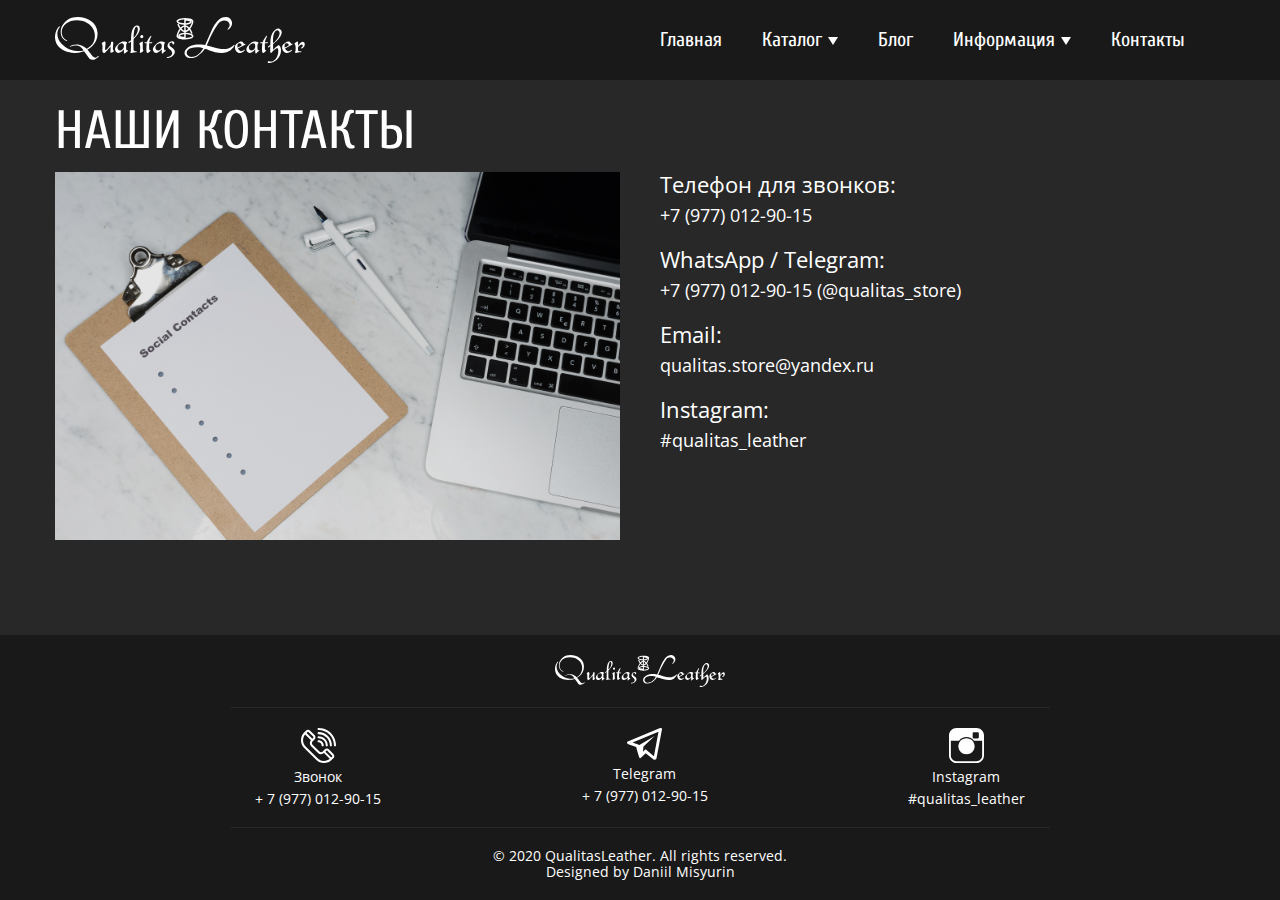
<file: contacts.html>
<!DOCTYPE html>
<html lang="en">
    <head>
        <meta charset="UTF-8" />
        <meta http-equiv="X-UA-Compatible" content="IE=edge" />
        <meta name="viewport" content="width=device-width, initial-scale=1.0" />
        <link rel="stylesheet" href="css/fancybox4/fancybox4.css" />
        <link rel="stylesheet" href="css/style.css" />
        <title>Contacts</title>
    </head>
    <body>
        <header class="header header_small">
            <div class="container container-header">
                <div class="logo header__logo">
                    <a href="index.html" class="logo__link">
                        <img
                            src="img/logo_qualitas_leather.svg"
                            alt="Логотип qualitas leather"
                            class="logo__img"
                        />
                    </a>
                </div>
                <div class="burger">
                    <span class="burger__span"></span>
                </div>
                <nav class="nav nav__display-none">
                    <div class="close-button"></div>
                    <ul class="nav__list">
                        <li class="nav__item">
                            <a href="index.html" class="nav__item-link">Главная</a>
                            <span class="title-underline nav-title-underline"></span>
                        </li>
                        <li class="nav__item">
                            <div class="nav-link__container">
                                <a href="#" class="nav__item-link">Каталог</a>
                                <div class="triangle"></div>
                            </div>
                            <span class="title-underline nav-title-underline"></span>
                            <ul class="sub-nav__list sub-nav__list-none">
                                <li class="sub-nav__item">
                                    <a href="catagory.html" class="sub-nav__item-link">Ремни</a>
                                </li>
                                <li class="sub-nav__item">
                                    <a href="catagory.html" class="sub-nav__item-link"
                                        >Ремешки для часов</a
                                    >
                                </li>
                                <li class="sub-nav__item">
                                    <a href="catagory.html" class="sub-nav__item-link"
                                        >Картхолдеры</a
                                    >
                                </li>
                                <li class="sub-nav__item">
                                    <a href="catagory.html" class="sub-nav__item-link"
                                        >Обложки для паспорта</a
                                    >
                                </li>
                                <li class="sub-nav__item">
                                    <a href="catagory.html" class="sub-nav__item-link"
                                        >Чехлы для ручек</a
                                    >
                                </li>
                                <li class="sub-nav__item">
                                    <a href="catagory.html" class="sub-nav__item-link"
                                        >Зажимы для денег</a
                                    >
                                </li>
                                <li class="sub-nav__item">
                                    <a href="catagory.html" class="sub-nav__item-link"
                                        >Аксессуары</a
                                    >
                                </li>
                                <li class="sub-nav__item">
                                    <a href="catagory.html" class="sub-nav__item-link">Другое</a>
                                </li>
                            </ul>
                        </li>
                        <li class="nav__item">
                            <a href="blog.html" class="nav__item-link">Блог</a>
                            <span class="title-underline nav-title-underline"></span>
                        </li>
                        <li class="nav__item">
                            <div class="nav-link__container">
                                <a href="#" class="nav__item-link">Информация</a>
                                <div class="triangle"></div>
                            </div>
                            <span class="title-underline nav-title-underline"></span>
                            <ul class="sub-nav__list sub-nav__list-none">
                                <li class="sub-nav__item">
                                    <a href="delivery.html" class="sub-nav__item-link"
                                        >Способы доставки</a
                                    >
                                </li>
                                <li class="sub-nav__item">
                                    <a href="payment.html" class="sub-nav__item-link"
                                        >Способы оплаты</a
                                    >
                                </li>
                                <li class="sub-nav__item">
                                    <a href="aboutus.html" class="sub-nav__item-link">О нас</a>
                                </li>
                                <li class="sub-nav__item">
                                    <a href="help.html" class="sub-nav__item-link"
                                        >Часто задаваемые вопросы</a
                                    >
                                </li>
                            </ul>
                        </li>
                        <li class="nav__item">
                            <a href="contacts.html" class="nav__item-link">Контакты</a>
                            <span class="title-underline nav-title-underline"></span>
                        </li>
                    </ul>
                </nav>
            </div>
        </header>

        <section class="main main_small-header">
            <div class="container">
                <div class="information">
                    <div class="h1 h1_end-product">
                        <h1 class="h1__title h1-title_end-product">Наши контакты</h1>
                    </div>
                    <div class="information_wrap">
                        <div class="info-img-block">
                            <img src="img/contacts.jpg" alt="Наши контакты" class="info-img-block__image" />
                        </div>
                        <div class="info-text-block">
                            <ul class="contacts-list">
                                <li class="cotacts-item">
                                    <p class="cotacts-item__title">Телефон для звонков:</p>
                                    <p class="cotacts-item__text">
                                        <a href="tel:+79770129015" class="cotacts-item__link"
                                            >+7 (977) 012-90-15</a
                                        >
                                    </p>
                                </li>
                                <li class="cotacts-item">
                                    <p class="cotacts-item__title">WhatsApp / Telegram:</p>
                                    <p class="cotacts-item__text">
                                        <a
                                            href="https://telegram.im/@qualitas_store"
                                            class="cotacts-item__link"
                                            >+7 (977) 012-90-15 (@qualitas_store)</a
                                        >
                                    </p>
                                </li>
                                <li class="cotacts-item">
                                    <p class="cotacts-item__title">Email:</p>
                                    <p class="cotacts-item__text">
                                        <a
                                            href="mailto:qualitas.store@yandex.ru"
                                            class="cotacts-item__link"
                                            >qualitas.store@yandex.ru</a
                                        >
                                    </p>
                                </li>
                                <li class="cotacts-item">
                                    <p class="cotacts-item__title">Instagram:</p>
                                    <p class="cotacts-item__text">
                                        <a
                                            href="https://www.instagram.com/qualitas_leather/"
                                            class="cotacts-item__link"
                                            >#qualitas_leather</a
                                        >
                                    </p>
                                </li>
                            </ul>
                        </div>
                    </div>
                </div>
            </div>
        </section>

        <footer class="footer">
            <div class="container container-footer">
                <div class="logo footer__logo">
                    <a href="" class="logo__link">
                        <img
                            src="img/logo_qualitas_leather.svg"
                            alt="Логотип qualitas leather"
                            class="logo__img"
                        />
                    </a>
                </div>
                <div class="gray-line"></div>
                <div class="contacts">
                    <ul class="contacts__list">
                        <li class="contacts__item">
                            <a href="tel:+79896307755" class="contacts__item-link">
                                <img src="img/call.svg" alt="Звонок" class="contacts__item-img" />
                                <p class="contacts__item-p">Звонок</p>
                                <p class="contacts__item-p">+ 7 (977) 012-90-15</p>
                            </a>
                        </li>
                        <li class="contacts__item">
                            <a href="https://t.me/+79896307755" class="contacts__item-link">
                                <img
                                    src="img/telegram.svg"
                                    alt="Telegram"
                                    class="contacts__item-img"
                                />
                                <p class="contacts__item-p">Telegram</p>
                                <p class="contacts__item-p">+ 7 (977) 012-90-15</p>
                            </a>
                        </li>
                        <li class="contacts__item">
                            <a
                                href="https://www.instagram.com/qualitas_leather/"
                                class="contacts__item-link"
                            >
                                <img
                                    src="img/instagram.svg"
                                    alt="Instagram"
                                    class="contacts__item-img"
                                />
                                <p class="contacts__item-p">Instagram</p>
                                <p class="contacts__item-p">#qualitas_leather</p>
                            </a>
                        </li>
                    </ul>
                </div>
                <div class="gray-line"></div>
                <div class="all-rights-reserved">
                    <p class="all-rights-reserved__p">
                        © 2020 QualitasLeather. All rights reserved.
                    </p>
                    <p class="all-rights-reserved__p">Designed by Daniil Misyurin</p>
                </div>
            </div>
        </footer>
    </body>
    <!-- Подключаем файл скриптов -->
    <script src="js/fancybox4/fancybox.umd.js"></script>
    <script src="js/script.js"></script>
</html>
</file>
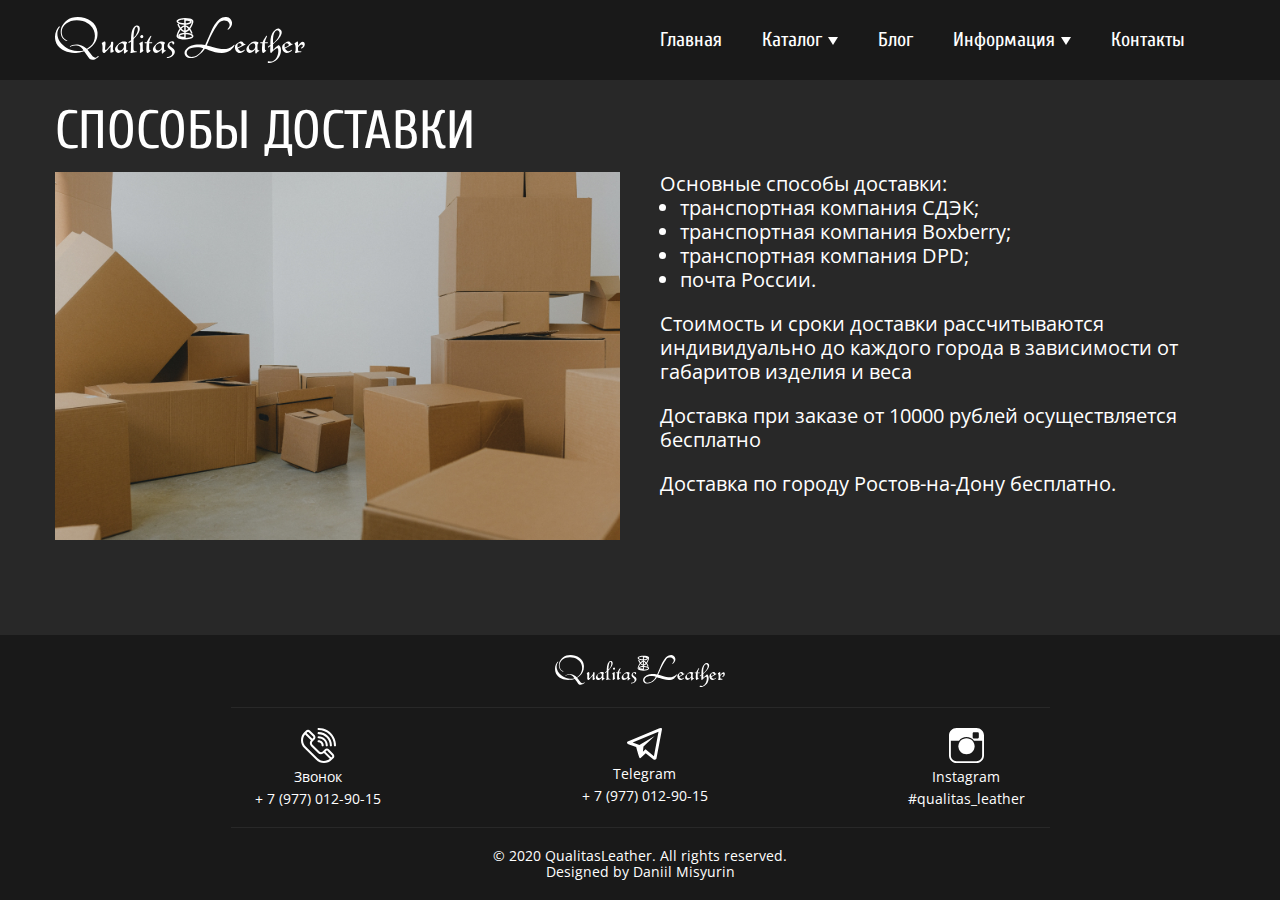
<file: delivery.html>
<!DOCTYPE html>
<html lang="en">
    <head>
        <meta charset="UTF-8" />
        <meta http-equiv="X-UA-Compatible" content="IE=edge" />
        <meta name="viewport" content="width=device-width, initial-scale=1.0" />
        <link rel="stylesheet" href="css/fancybox4/fancybox4.css" />
        <link rel="stylesheet" href="css/style.css" />
        <title>Delivery</title>
    </head>
    <body>
        <header class="header header_small">
            <div class="container container-header">
                <div class="logo header__logo">
                    <a href="index.html" class="logo__link">
                        <img
                            src="img/logo_qualitas_leather.svg"
                            alt="Логотип qualitas leather"
                            class="logo__img"
                        />
                    </a>
                </div>
                <div class="burger">
                    <span class="burger__span"></span>
                </div>
                <nav class="nav nav__display-none">
                    <div class="close-button"></div>
                    <ul class="nav__list">
                        <li class="nav__item">
                            <a href="index.html" class="nav__item-link">Главная</a>
                            <span class="title-underline nav-title-underline"></span>
                        </li>
                        <li class="nav__item">
                            <div class="nav-link__container">
                                <a href="#" class="nav__item-link">Каталог</a>
                                <div class="triangle"></div>
                            </div>
                            <span class="title-underline nav-title-underline"></span>
                            <ul class="sub-nav__list sub-nav__list-none">
                                <li class="sub-nav__item">
                                    <a href="catagory.html" class="sub-nav__item-link">Ремни</a>
                                </li>
                                <li class="sub-nav__item">
                                    <a href="catagory.html" class="sub-nav__item-link"
                                        >Ремешки для часов</a
                                    >
                                </li>
                                <li class="sub-nav__item">
                                    <a href="catagory.html" class="sub-nav__item-link"
                                        >Картхолдеры</a
                                    >
                                </li>
                                <li class="sub-nav__item">
                                    <a href="catagory.html" class="sub-nav__item-link"
                                        >Обложки для паспорта</a
                                    >
                                </li>
                                <li class="sub-nav__item">
                                    <a href="catagory.html" class="sub-nav__item-link"
                                        >Чехлы для ручек</a
                                    >
                                </li>
                                <li class="sub-nav__item">
                                    <a href="catagory.html" class="sub-nav__item-link"
                                        >Зажимы для денег</a
                                    >
                                </li>
                                <li class="sub-nav__item">
                                    <a href="catagory.html" class="sub-nav__item-link"
                                        >Аксессуары</a
                                    >
                                </li>
                                <li class="sub-nav__item">
                                    <a href="catagory.html" class="sub-nav__item-link">Другое</a>
                                </li>
                            </ul>
                        </li>
                        <li class="nav__item">
                            <a href="blog.html" class="nav__item-link">Блог</a>
                            <span class="title-underline nav-title-underline"></span>
                        </li>
                        <li class="nav__item">
                            <div class="nav-link__container">
                                <a href="#" class="nav__item-link">Информация</a>
                                <div class="triangle"></div>
                            </div>
                            <span class="title-underline nav-title-underline"></span>
                            <ul class="sub-nav__list sub-nav__list-none">
                                <li class="sub-nav__item">
                                    <a href="delivery.html" class="sub-nav__item-link"
                                        >Способы доставки</a
                                    >
                                </li>
                                <li class="sub-nav__item">
                                    <a href="payment.html" class="sub-nav__item-link"
                                        >Способы оплаты</a
                                    >
                                </li>
                                <li class="sub-nav__item">
                                    <a href="aboutus.html" class="sub-nav__item-link">О нас</a>
                                </li>
                                <li class="sub-nav__item">
                                    <a href="help.html" class="sub-nav__item-link"
                                        >Часто задаваемые вопросы</a
                                    >
                                </li>
                            </ul>
                        </li>
                        <li class="nav__item">
                            <a href="contacts.html" class="nav__item-link">Контакты</a>
                            <span class="title-underline nav-title-underline"></span>
                        </li>
                    </ul>
                </nav>
            </div>
        </header>

        <section class="main main_small-header">
            <div class="container">
                <div class="information">
                    <div class="h1 h1_end-product">
                        <h1 class="h1__title h1-title_end-product">Способы доставки</h1>
                    </div>
                    <div class="information_wrap">
                        <div class="info-img-block">
                            <img src="img/delivery.jpg" alt="Способы доставки" class="info-img-block__image" />
                        </div>
                        <div class="info-text-block">
                            <div class="info-text-block__item">
                                <p class="info-text-block__p">Основные способы доставки:</p>
                                <ul class="delivery__list">
                                    <li class="delivery__item">транспортная компания СДЭК;</li>
                                    <li class="delivery__item">транспортная компания Boxberry;</li>
                                    <li class="delivery__item">транспортная компания DPD;</li>
                                    <li class="delivery__item">почта России.</li>
                                </ul>
                            </div>
                            <div class="info-text-block__item">
                                <p class="info-text-block__p">
                                    Стоимость и сроки доставки рассчитываются индивидуально до
                                    каждого города в зависимости от габаритов изделия и веса
                                </p>
                            </div>
                            <div class="info-text-block__item">
                                <p class="info-text-block__p">Доставка при заказе от 10000 рублей осуществляется бесплатно</p>
                            </div>
                            <div class="info-text-block__item">
                                <p class="info-text-block__p">Доставка по городу Ростов-на-Дону бесплатно.</p>
                            </div>
                        </div>
                    </div>
                </div>
            </div>
        </section>

        <footer class="footer">
            <div class="container container-footer">
                <div class="logo footer__logo">
                    <a href="" class="logo__link">
                        <img
                            src="img/logo_qualitas_leather.svg"
                            alt="Логотип qualitas leather"
                            class="logo__img"
                        />
                    </a>
                </div>
                <div class="gray-line"></div>
                <div class="contacts">
                    <ul class="contacts__list">
                        <li class="contacts__item">
                            <a href="tel:+79896307755" class="contacts__item-link">
                                <img src="img/call.svg" alt="Звонок" class="contacts__item-img" />
                                <p class="contacts__item-p">Звонок</p>
                                <p class="contacts__item-p">+ 7 (977) 012-90-15</p>
                            </a>
                        </li>
                        <li class="contacts__item">
                            <a href="https://t.me/+79896307755" class="contacts__item-link">
                                <img
                                    src="img/telegram.svg"
                                    alt="Telegram"
                                    class="contacts__item-img"
                                />
                                <p class="contacts__item-p">Telegram</p>
                                <p class="contacts__item-p">+ 7 (977) 012-90-15</p>
                            </a>
                        </li>
                        <li class="contacts__item">
                            <a
                                href="https://www.instagram.com/qualitas_leather/"
                                class="contacts__item-link"
                            >
                                <img
                                    src="img/instagram.svg"
                                    alt="Instagram"
                                    class="contacts__item-img"
                                />
                                <p class="contacts__item-p">Instagram</p>
                                <p class="contacts__item-p">#qualitas_leather</p>
                            </a>
                        </li>
                    </ul>
                </div>
                <div class="gray-line"></div>
                <div class="all-rights-reserved">
                    <p class="all-rights-reserved__p">
                        © 2020 QualitasLeather. All rights reserved.
                    </p>
                    <p class="all-rights-reserved__p">Designed by Daniil Misyurin</p>
                </div>
            </div>
        </footer>
    </body>
    <!-- Подключаем файл скриптов -->
    <script src="js/fancybox4/fancybox.umd.js"></script>
    <script src="js/script.js"></script>
</html>
</file>
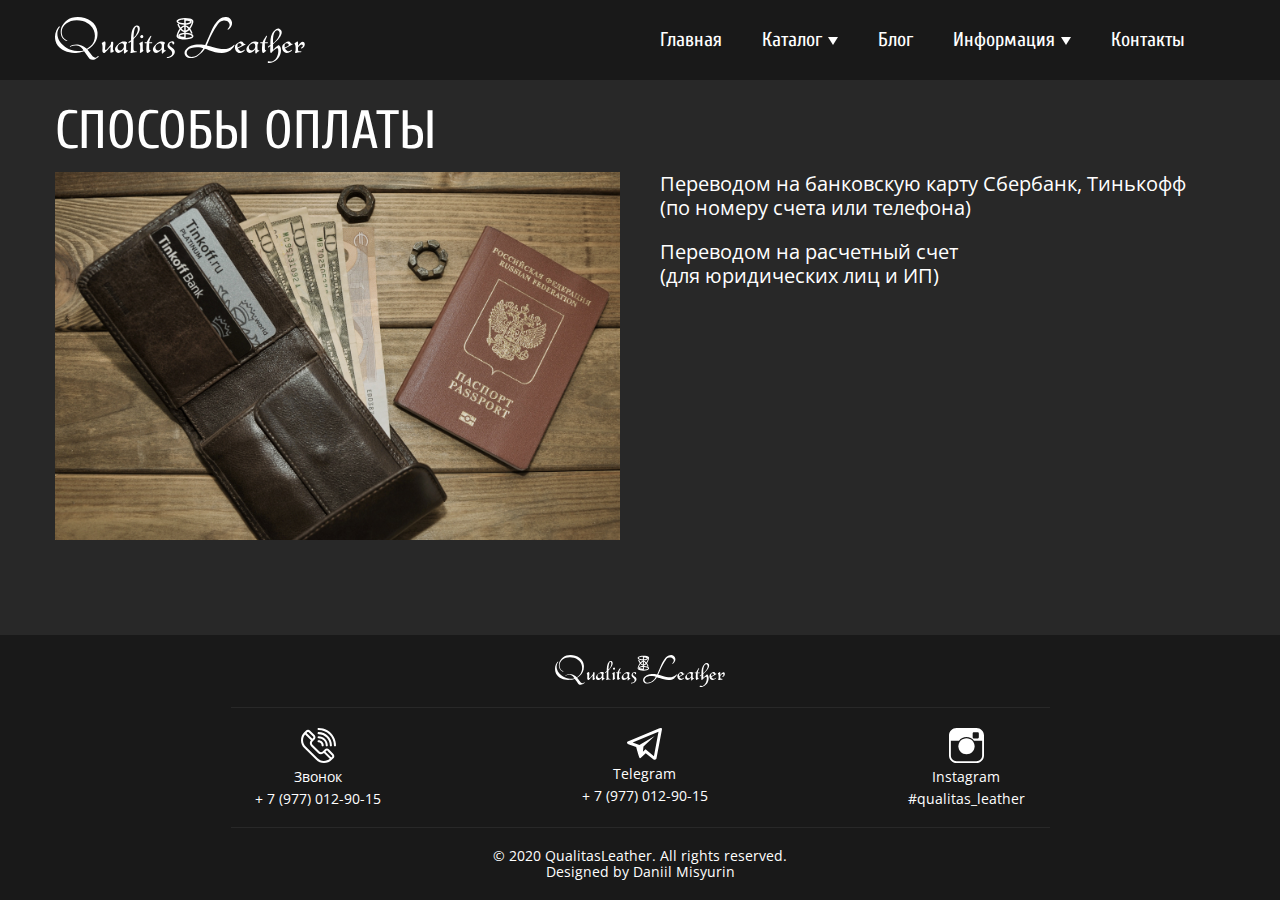
<file: payment.html>
<!DOCTYPE html>
<html lang="en">
    <head>
        <meta charset="UTF-8" />
        <meta http-equiv="X-UA-Compatible" content="IE=edge" />
        <meta name="viewport" content="width=device-width, initial-scale=1.0" />
        <link rel="stylesheet" href="css/fancybox4/fancybox4.css" />
        <link rel="stylesheet" href="css/style.css" />
        <title>Delivery</title>
    </head>
    <body>
        <header class="header header_small">
            <div class="container container-header">
                <div class="logo header__logo">
                    <a href="index.html" class="logo__link">
                        <img
                            src="img/logo_qualitas_leather.svg"
                            alt="Логотип qualitas leather"
                            class="logo__img"
                        />
                    </a>
                </div>
                <div class="burger">
                    <span class="burger__span"></span>
                </div>
                <nav class="nav nav__display-none">
                    <div class="close-button"></div>
                    <ul class="nav__list">
                        <li class="nav__item">
                            <a href="index.html" class="nav__item-link">Главная</a>
                            <span class="title-underline nav-title-underline"></span>
                        </li>
                        <li class="nav__item">
                            <div class="nav-link__container">
                                <a href="#" class="nav__item-link">Каталог</a>
                                <div class="triangle"></div>
                            </div>
                            <span class="title-underline nav-title-underline"></span>
                            <ul class="sub-nav__list sub-nav__list-none">
                                <li class="sub-nav__item">
                                    <a href="catagory.html" class="sub-nav__item-link">Ремни</a>
                                </li>
                                <li class="sub-nav__item">
                                    <a href="catagory.html" class="sub-nav__item-link"
                                        >Ремешки для часов</a
                                    >
                                </li>
                                <li class="sub-nav__item">
                                    <a href="catagory.html" class="sub-nav__item-link"
                                        >Картхолдеры</a
                                    >
                                </li>
                                <li class="sub-nav__item">
                                    <a href="catagory.html" class="sub-nav__item-link"
                                        >Обложки для паспорта</a
                                    >
                                </li>
                                <li class="sub-nav__item">
                                    <a href="catagory.html" class="sub-nav__item-link"
                                        >Чехлы для ручек</a
                                    >
                                </li>
                                <li class="sub-nav__item">
                                    <a href="catagory.html" class="sub-nav__item-link"
                                        >Зажимы для денег</a
                                    >
                                </li>
                                <li class="sub-nav__item">
                                    <a href="catagory.html" class="sub-nav__item-link"
                                        >Аксессуары</a
                                    >
                                </li>
                                <li class="sub-nav__item">
                                    <a href="catagory.html" class="sub-nav__item-link">Другое</a>
                                </li>
                            </ul>
                        </li>
                        <li class="nav__item">
                            <a href="blog.html" class="nav__item-link">Блог</a>
                            <span class="title-underline nav-title-underline"></span>
                        </li>
                        <li class="nav__item">
                            <div class="nav-link__container">
                                <a href="#" class="nav__item-link">Информация</a>
                                <div class="triangle"></div>
                            </div>
                            <span class="title-underline nav-title-underline"></span>
                            <ul class="sub-nav__list sub-nav__list-none">
                                <li class="sub-nav__item">
                                    <a href="delivery.html" class="sub-nav__item-link"
                                        >Способы доставки</a
                                    >
                                </li>
                                <li class="sub-nav__item">
                                    <a href="payment.html" class="sub-nav__item-link"
                                        >Способы оплаты</a
                                    >
                                </li>
                                <li class="sub-nav__item">
                                    <a href="catagory.html" class="sub-nav__item-link">О нас</a>
                                </li>
                                <li class="sub-nav__item">
                                    <a href="catagory.html" class="sub-nav__item-link"
                                        >Часто задаваемые вопросы</a
                                    >
                                </li>
                            </ul>
                        </li>
                        <li class="nav__item">
                            <a href="contacts.html" class="nav__item-link">Контакты</a>
                            <span class="title-underline nav-title-underline"></span>
                        </li>
                    </ul>
                </nav>
            </div>
        </header>

        <section class="main main_small-header">
            <div class="container">
                <div class="information">
                    <div class="h1 h1_end-product">
                        <h1 class="h1__title h1-title_end-product">Способы оплаты</h1>
                    </div>
                    <div class="information_wrap">
                        <div class="info-img-block">
                            <img src="img/payment.jpg" alt="" class="info-img-block__image" />
                        </div>
                        <div class="info-text-block">
                            <div class="info-text-block__item">
                                <p class="info-text-block__p">
                                    Переводом на банковскую карту Сбербанк, Тинькофф <br>(по номеру
                                    счета или телефона)
                                </p>
                            </div>
                            <div class="info-text-block__item">
                                <p class="info-text-block__p">
                                    Переводом на расчетный счет <br>(для юридических лиц и ИП)
                                </p>
                            </div>
                        </div>
                    </div>
                </div>
            </div>
        </section>

        <footer class="footer">
            <div class="container container-footer">
                <div class="logo footer__logo">
                    <a href="" class="logo__link">
                        <img
                            src="img/logo_qualitas_leather.svg"
                            alt="Логотип qualitas leather"
                            class="logo__img"
                        />
                    </a>
                </div>
                <div class="gray-line"></div>
                <div class="contacts">
                    <ul class="contacts__list">
                        <li class="contacts__item">
                            <a href="tel:+79896307755" class="contacts__item-link">
                                <img src="img/call.svg" alt="Звонок" class="contacts__item-img" />
                                <p class="contacts__item-p">Звонок</p>
                                <p class="contacts__item-p">+ 7 (977) 012-90-15</p>
                            </a>
                        </li>
                        <li class="contacts__item">
                            <a href="https://t.me/+79896307755" class="contacts__item-link">
                                <img
                                    src="img/telegram.svg"
                                    alt="Telegram"
                                    class="contacts__item-img"
                                />
                                <p class="contacts__item-p">Telegram</p>
                                <p class="contacts__item-p">+ 7 (977) 012-90-15</p>
                            </a>
                        </li>
                        <li class="contacts__item">
                            <a
                                href="https://www.instagram.com/qualitas_leather/"
                                class="contacts__item-link"
                            >
                                <img
                                    src="img/instagram.svg"
                                    alt="Instagram"
                                    class="contacts__item-img"
                                />
                                <p class="contacts__item-p">Instagram</p>
                                <p class="contacts__item-p">#qualitas_leather</p>
                            </a>
                        </li>
                    </ul>
                </div>
                <div class="gray-line"></div>
                <div class="all-rights-reserved">
                    <p class="all-rights-reserved__p">
                        © 2020 QualitasLeather. All rights reserved.
                    </p>
                    <p class="all-rights-reserved__p">Designed by Daniil Misyurin</p>
                </div>
            </div>
        </footer>
    </body>
    <!-- Подключаем файл скриптов -->
    <script src="js/fancybox4/fancybox.umd.js"></script>
    <script src="js/script.js"></script>
</html>
</file>
<file: css/style.css>
/*! normalize.css v8.0.1 | MIT License | github.com/necolas/normalize.css */

/* Document
   ========================================================================== */

/**
 * 1. Correct the line height in all browsers.
 * 2. Prevent adjustments of font size after orientation changes in iOS.
 */

html {
    line-height: 1.15; /* 1 */
    -webkit-text-size-adjust: 100%; /* 2 */
}

/* Sections
     ========================================================================== */

/**
   * Remove the margin in all browsers.
   */

body {
    margin: 0;
}

/**
   * Render the `main` element consistently in IE.
   */

main {
    display: block;
}

/**
   * Correct the font size and margin on `h1` elements within `section` and
   * `article` contexts in Chrome, Firefox, and Safari.
   */

h1 {
    font-size: 2em;
    margin: 0.67em 0;
}

/* Grouping content
     ========================================================================== */

/**
   * 1. Add the correct box sizing in Firefox.
   * 2. Show the overflow in Edge and IE.
   */

hr {
    box-sizing: content-box; /* 1 */
    height: 0; /* 1 */
    overflow: visible; /* 2 */
}

/**
   * 1. Correct the inheritance and scaling of font size in all browsers.
   * 2. Correct the odd `em` font sizing in all browsers.
   */

pre {
    font-family: monospace, monospace; /* 1 */
    font-size: 1em; /* 2 */
}

/* Text-level semantics
     ========================================================================== */

/**
   * Remove the gray background on active links in IE 10.
   */

a {
    background-color: transparent;
}

/**
   * 1. Remove the bottom border in Chrome 57-
   * 2. Add the correct text decoration in Chrome, Edge, IE, Opera, and Safari.
   */

abbr[title] {
    border-bottom: none; /* 1 */
    text-decoration: underline; /* 2 */
    text-decoration: underline dotted; /* 2 */
}

/**
   * Add the correct font weight in Chrome, Edge, and Safari.
   */

b,
strong {
    font-weight: bolder;
}

/**
   * 1. Correct the inheritance and scaling of font size in all browsers.
   * 2. Correct the odd `em` font sizing in all browsers.
   */

code,
kbd,
samp {
    font-family: monospace, monospace; /* 1 */
    font-size: 1em; /* 2 */
}

/**
   * Add the correct font size in all browsers.
   */

small {
    font-size: 80%;
}

/**
   * Prevent `sub` and `sup` elements from affecting the line height in
   * all browsers.
   */

sub,
sup {
    font-size: 75%;
    line-height: 0;
    position: relative;
    vertical-align: baseline;
}

sub {
    bottom: -0.25em;
}

sup {
    top: -0.5em;
}

/* Embedded content
     ========================================================================== */

/**
   * Remove the border on images inside links in IE 10.
   */

img {
    border-style: none;
}

/* Forms
     ========================================================================== */

/**
   * 1. Change the font styles in all browsers.
   * 2. Remove the margin in Firefox and Safari.
   */

button,
input,
optgroup,
select,
textarea {
    font-family: inherit; /* 1 */
    font-size: 100%; /* 1 */
    line-height: 1.15; /* 1 */
    margin: 0; /* 2 */
}

/**
   * Show the overflow in IE.
   * 1. Show the overflow in Edge.
   */

button,
input {
    /* 1 */
    overflow: visible;
}

/**
   * Remove the inheritance of text transform in Edge, Firefox, and IE.
   * 1. Remove the inheritance of text transform in Firefox.
   */

button,
select {
    /* 1 */
    text-transform: none;
}

/**
   * Correct the inability to style clickable types in iOS and Safari.
   */

button,
[type='button'],
[type='reset'],
[type='submit'] {
    -webkit-appearance: button;
}

/**
   * Remove the inner border and padding in Firefox.
   */

button::-moz-focus-inner,
[type='button']::-moz-focus-inner,
[type='reset']::-moz-focus-inner,
[type='submit']::-moz-focus-inner {
    border-style: none;
    padding: 0;
}

/**
   * Restore the focus styles unset by the previous rule.
   */

button:-moz-focusring,
[type='button']:-moz-focusring,
[type='reset']:-moz-focusring,
[type='submit']:-moz-focusring {
    outline: 1px dotted ButtonText;
}

/**
   * Correct the padding in Firefox.
   */

fieldset {
    padding: 0.35em 0.75em 0.625em;
}

/**
   * 1. Correct the text wrapping in Edge and IE.
   * 2. Correct the color inheritance from `fieldset` elements in IE.
   * 3. Remove the padding so developers are not caught out when they zero out
   *    `fieldset` elements in all browsers.
   */

legend {
    box-sizing: border-box; /* 1 */
    color: inherit; /* 2 */
    display: table; /* 1 */
    max-width: 100%; /* 1 */
    padding: 0; /* 3 */
    white-space: normal; /* 1 */
}

/**
   * Add the correct vertical alignment in Chrome, Firefox, and Opera.
   */

progress {
    vertical-align: baseline;
}

/**
   * Remove the default vertical scrollbar in IE 10+.
   */

textarea {
    overflow: auto;
}

/**
   * 1. Add the correct box sizing in IE 10.
   * 2. Remove the padding in IE 10.
   */

[type='checkbox'],
[type='radio'] {
    box-sizing: border-box; /* 1 */
    padding: 0; /* 2 */
}

/**
   * Correct the cursor style of increment and decrement buttons in Chrome.
   */

[type='number']::-webkit-inner-spin-button,
[type='number']::-webkit-outer-spin-button {
    height: auto;
}

/**
   * 1. Correct the odd appearance in Chrome and Safari.
   * 2. Correct the outline style in Safari.
   */

[type='search'] {
    -webkit-appearance: textfield; /* 1 */
    outline-offset: -2px; /* 2 */
}

/**
   * Remove the inner padding in Chrome and Safari on macOS.
   */

[type='search']::-webkit-search-decoration {
    -webkit-appearance: none;
}

/**
   * 1. Correct the inability to style clickable types in iOS and Safari.
   * 2. Change font properties to `inherit` in Safari.
   */

::-webkit-file-upload-button {
    -webkit-appearance: button; /* 1 */
    font: inherit; /* 2 */
}

/* Interactive
     ========================================================================== */

/*
   * Add the correct display in Edge, IE 10+, and Firefox.
   */

details {
    display: block;
}

/*
   * Add the correct display in all browsers.
   */

summary {
    display: list-item;
}

/* Misc
     ========================================================================== */

/**
   * Add the correct display in IE 10+.
   */

template {
    display: none;
}

/**
   * Add the correct display in IE 10.
   */

[hidden] {
    display: none;
}

/******************************
********** Fonts ****************
*****************************/

@font-face {
    /* font-weight: 400; */
    font-family: 'Cuprum';
    font-style: normal;
    src: url('../fonts/Cuprum-VariableFont_wght.woff2') format('woff2'),
        url('../fonts/Cuprum-VariableFont_wght.woff') format('woff');
}
@font-face {
    /* font-weight: 400; */
    font-family: 'OpenSans';
    font-style: normal;
    src: url('../fonts/Opensans.woff2') format('woff2'),
        url('../fonts/Opensans.woff') format('woff');
}
/******************************
********** Main ****************
*****************************/
*,
::after,
::before {
    box-sizing: border-box;
}
body {
    font-family: 'OpenSans';
    font-size: 12px;
    font-weight: 400;
    font-style: normal;
    background-color: #282828;
    color: #fff;
    margin: 0;
}
h1,
h2,
h3,
h4 {
    font-family: 'Cuprum';
    font-weight: 400;
    font-style: normal;
    margin: 0;
}
p {
    margin: 0;
}
ul {
    margin: 0;
    padding: 0;
}
.container {
    width: 100%;
    margin-left: auto;
    margin-right: auto;
    padding-left: 24px;
    padding-right: 24px;
    max-width: 575px;
}
.main {
    min-height: calc(100vh - 820px);
}
.main_small-header {
    min-height: calc(100vh - 322px);
}
@media (min-width: 576px) {
    .main {
        min-height: calc(100vh - 824px);
    }
    .main_small-header {
        min-height: calc(100vh - 326px);
    }
    .container {
        padding-left: 48px;
        padding-right: 48px;
        max-width: 768px;
    }
}
@media (min-width: 768px) {
    .main {
        min-height: calc(100vh - 883px);
    }
    .main_small-header {
        min-height: calc(100vh - 385px);
    }
    .container {
        max-width: 1200px;
    }
}
@media (min-width: 1200px) {
    .main {
        min-height: calc(100vh - 893px);
    }
    .main_small-header {
        min-height: calc(100vh - 425px);
    }
    .container {
        padding-left: 15px;
        padding-right: 15px;
    }
}
/******************************
********** HEADER ****************
*****************************/
.header {
    background-repeat: no-repeat;
    background-position: center;
    background-size: cover;
}
.header_big {
    height: 568px;
}
.header_small {
    background-color: #191919;
}
.header_home-page {
    background-image: url('../img/manufacturing_process_320x568.jpg');
}
.header_category-page {
    background-image: url('../img/belt_category_320x568.jpg');
}
.header_blog-page {
    background-image: url('../img/blog_320x568_2.jpg');
}

.container-header {
    height: 70px;
    display: flex;
    flex-wrap: inherit;
    align-items: center;
    justify-content: space-between;
}
.header-nav {
    display: flex;
}

.burger {
    display: block;
    position: relative;
    width: 30px;
    height: 20px;
    cursor: pointer;
}

.burger__span {
    position: absolute;
    background-color: #fff;
    left: 0;
    top: 9px;
    width: 100%;
    height: 2px;
}
.burger::before,
.burger::after {
    content: '';
    background-color: #fff;
    position: absolute;
    width: 100%;
    height: 2px;
    left: 0;
}
.burger::before {
    top: 0;
}
.burger::after {
    bottom: 0;
}
.header__logo {
    width: 195px;
}
.logo__link {
    display: block;
}
.logo__img {
    width: 100%;
    display: block;
}
.h1__title {
    font-size: 40px;
    font-weight: 400;
    text-transform: uppercase;
    margin: 0;
    padding: 0;
}
.h1_top-margin {
    margin-top: 292px;
}
/* .h1-title_category {
    margin-top: 278px;
} */
.h1_yellow {
    color: #d78e36;
}
.close-button {
    position: absolute;
    top: 24px;
    right: 24px;
    width: 30px;
    height: 30px;
    cursor: pointer;
}
.close-button::before,
.close-button::after {
    content: '';
    position: absolute;
    top: 10px;
    display: block;
    width: 30px;
    height: 2px;
    background: #fff;
}
.close-button::before {
    transform: rotate(45deg);
}
.close-button::after {
    transform: rotate(-45deg);
}
.nav {
    display: flex;
    overflow: visible;
    flex-direction: column;
    align-items: flex-start;
    width: 80%;
    height: 100%;
    position: absolute;
    top: 0;
    right: 0;
    z-index: 10;
    background-color: #d78e36;
    padding: 24px;
}
.nav__list {
    display: flex;
    flex-direction: column;
    align-items: flex-start;
    list-style: none;
}
.nav__item {
    margin-bottom: 40px;
}
.nav__item-link {
    color: #fff;
    text-decoration: none;
    font-size: 20px;
    font-family: 'Cuprum';
    font-weight: 400;
    font-style: normal;
}
.nav-link__container {
    cursor: pointer;
    display: flex;
    align-items: center;
}
.triangle {
    margin-left: 6px;
    margin-top: 2px;
    display: block;
    width: 0;
    height: 0;
    border-left: 5px solid transparent;
    border-right: 5px solid transparent;
    border-top: 8px solid #fff;
}
.nav__display-none {
    display: none;
}
.sub-nav__list-none {
    display: none;
}
.sub-nav__list {
    padding-left: 20px;
    z-index: 1;
}
.sub-nav__item {
    list-style: none;
    padding-top: 5px;
    padding-bottom: 5px;
}
.sub-nav__item-link {
    text-decoration: none;
    color: #fff;
    font-size: 16px;
    font-family: 'Cuprum';
    font-weight: 400;
    font-style: normal;
}
.overflow-hidden {
    overflow: hidden;
}
.overflow-auto {
    overflow: auto;
}
@media (min-width: 576px) {
    .h1__title {
        font-size: 46px;
    }
    .header_home-page {
        background-image: url('../img/manufacturing_process_576x568.jpg');
    }
    .header_category-page {
        background-image: url('../img/belt_category_576x568.jpg');
    }
    .header_blog-page {
        background-image: url('../img/blog_576x568_2.jpg');
    }
    .nav {
        width: 70%;
    }
}
@media (min-width: 768px) {
    .header_big {
        height: 550px;
    }
    .header_home-page {
        background-image: url('../img/manufacturing_process_768x550.jpg');
    }
    .header_category-page {
        background-image: url('../img/belt_category_768x550.jpg');
    }
    .header_blog-page {
        background-image: url('../img/blog_768x550_2.jpg');
    }
    .h1__title {
        font-size: 54px;
    }
    .nav {
        width: 50%;
    }
}
@media (min-width: 1200px) {
    .header_big {
        height: 760px;
    }
    .header_home-page {
        /* background-image: url('../img/manufacturing_process_1200x760.jpg'); */
        background: url('../img/header_shadow.png') 0 0 repeat-x,
            url('../img/manufacturing_process_1200x760.jpg') center/cover no-repeat;
    }
    .header_category-page {
        /* background-image: url('../img/belt_category_1200x760.jpg'); */
        background: url('../img/header_shadow.png') 0 0 repeat-x,
            url('../img/belt_category_1200x760.jpg') center/cover no-repeat;
    }
    .header_blog-page {
        /* background-image: url('../img/blog_1200x760_2.jpg'); */
        background: url('../img/header_shadow.png') 0 0 repeat-x,
            url('../img/blog_1200x760_2.jpg') center/cover no-repeat;
    }
    /* .header {
        background: url('../img/header_shadow.png') 0 0 repeat-x,
            url('../img/manufacturing_process.jpg') center/cover no-repeat;
    } */
    .container-header {
        height: 80px;
    }
    .header__logo {
        width: 250px;
    }
    .h1__title {
        font-size: 64px;
    }
    .h1-title_home {
        width: 80%;
    }
    .h1 {
        display: flex;
        justify-content: flex-end;
    }
    .burger {
        display: none;
    }
    .close-button {
        display: none;
    }
    .nav {
        display: block;
        width: auto;
        height: auto;
        position: static;
        padding: 0px;
        z-index: auto;
        background-color: transparent;
    }
    .nav__list {
        flex-direction: row;
        align-items: stretch;
    }
    .nav__item {
        position: relative;
        margin-right: 40px;
        margin-bottom: 0px;
        display: flex;
        flex-direction: column;
    }
    .nav__item-link {
        display: block;
    }
    .nav-title-underline {
        opacity: 0;
        width: 100% !important;
    }
    .nav__item:hover .nav-title-underline {
        opacity: 1;
    }
    .triangle {
        margin-top: 4px;
    }
    .sub-nav__list {
        position: absolute;
        top: 40px;
        left: 50%;
        transform: translate(-50%, -22px);
        padding-top: 14px;
    }
    .sub-nav__item {
        background-color: #191919;
        width: 250px;
        height: 38px;
        margin-bottom: 2px;
        padding: 0;
    }
    .sub-nav__item-link {
        display: inline-block;
        height: 100%;
        width: 100%;
        line-height: 38px;
        text-align: center;
        font-size: 18px;
    }
    .sub-nav__item-link:hover {
        /* background-color: #282828; */
        background-color: #0d0d0d;
    }
    body.mouse .nav__item:hover .sub-nav__list {
        display: block !important;
    }
}
/******************************
****** Content / H2 ******
*****************************/
.h2 {
    display: flex;
    flex-direction: column;
    margin-top: 20px;
    margin-bottom: 10px;
}
.h2__title {
    font-size: 26px;
}
.title-underline {
    width: 34px;
    height: 2px;
    background-color: #d78e36;
}
@media (min-width: 576px) {
    .h2 {
        margin-top: 30px;
        margin-bottom: 20px;
    }
}
@media (min-width: 768px) {
    .h2__title {
        font-size: 30px;
    }
}
@media (min-width: 1200px) {
    .h2__title {
        font-size: 36px;
    }
    .h2_end-product {
        margin-top: 50px;
    }
    .title-underline {
        width: 46px;
    }
}
/******************************
****** Content / Catalog ******
*****************************/
.catalog__list {
    display: flex;
    flex-wrap: wrap;
    margin-left: -12px;
    margin-right: -12px;
    margin-bottom: -24px;
}
.catalog-item {
    list-style: none;
    position: relative;
    padding-left: 12px;
    padding-right: 12px;
    margin-bottom: 24px;
    width: 50%;
}
.catalog-item__link {
    overflow: hidden;
    display: block;
    text-decoration: none;
    color: #fff;
}
.catalog-item__img {
    display: block;
    overflow: hidden;
    transition: 0.5s;
    width: 100%;
    filter: brightness(90%);
}
.catalog-item__link:hover .catalog-item__img {
    transform: scale(1.2);
}
.catalog-item__p {
    font-family: 'Cuprum';
    width: calc(100% - 38px);
    text-transform: uppercase;
    font-size: 14px;
    margin: 0;
    position: absolute;
    top: calc(100% - 38px);
    left: 20px;
}
@media (min-width: 576px) {
    .catalog-item {
        width: calc(100% / 3);
    }
}
@media (min-width: 768px) {
    .catalog-item {
        width: calc(100% / 5);
    }
    .catalog-item__p {
        font-size: 16px;
        top: calc(100% - 40px);
    }
}
@media (min-width: 1200px) {
    .catalog-item {
        padding-left: 15px;
        padding-right: 15px;
        margin-bottom: 30px;
    }
    .catalog__list {
        margin-left: -15px;
        margin-right: -15px;
        margin-bottom: -30px;
    }
}

/********************************
**** Content / Our philosophy ****
*********************************/

.philosophy__item {
    width: 100%;
    position: relative;
}
.philosophy__item-img {
    display: block;
    width: 100%;
    opacity: 0.4;
}
.philosophy__item-text-wrap {
    width: 90%;
    position: absolute;
    top: 50%;
    left: 50%;
    transform: translate(-50%, -50%);
}
.philosophy__item-title {
    margin: 0;
    font-size: 22px;
}
.philosophy__item-p {
    margin: 0;
    font-size: 12px;
    line-height: 130%;
    margin-top: 5px;
}
@media (min-width: 576px) {
    .philosophy__item {
        display: flex;
        align-items: center;
    }
    .philosophy__item:nth-child(odd) {
        flex-direction: row-reverse;
    }
    .philosophy__item-text-wrap {
        display: block;
        transform: none;
        position: static;
        width: 50%;
        padding-left: 7px;
        padding-right: 0px;
    }
    .philosophy__item-p {
        line-height: 120%;
    }
    .philosophy__item-img {
        display: block;
        width: 50%;
        opacity: 1;
    }
}
@media (min-width: 768px) {
    .philosophy__item-text-wrap {
        padding-left: 30px;
        padding-right: 20px;
    }
    .philosophy__item-p {
        font-size: 14px;
        line-height: 140%;
    }
}
@media (min-width: 1200px) {
    .philosophy__item-title {
        font-size: 24px;
    }
    .philosophy__item-p {
        font-size: 16px;
    }
    .philosophy__item-text-wrap {
        padding-left: 70px;
        padding-right: 130px;
    }
}
/********************************
**** Content / Servicesy ****
*********************************/
.services__item {
    position: relative;
}
.services__item-img {
    display: block;
    width: 100%;
}
.services__item-p {
    font-family: 'Cuprum';
    font-size: 20px;
    position: absolute;
    bottom: 15px;
    left: 15px;
}
@media (min-width: 576px) {
    .services__item-p {
        font-size: 18px;
    }
    .services__list {
        display: flex;
    }
    .services__item {
        width: calc(100% / 3);
    }
}
@media (min-width: 1200px) {
    .services__item-p {
        font-size: 24px;
    }
}
/********************************
**** Content / Advantages ****
*********************************/
.advantages__list {
    display: flex;
    flex-wrap: wrap;
    justify-content: space-around;
    margin-top: 10px;
    margin-bottom: -24px;
}
.advantages__item {
    display: flex;
    flex-direction: column;
    justify-content: center;
    align-items: center;
    list-style: none;
    width: 136px;
    height: 136px;
    border: 1px solid #d78e36;
    border-radius: 50%;
    margin-bottom: 24px;
}
.advantages__item-p {
    width: 90%;
    text-align: center;
    margin-top: 3px;
    font-size: 12px;
}
@media (min-width: 1200px) {
    .advantages__item {
        width: 150px;
        height: 150px;
    }
    .advantages__item-img {
        height: 50px;
    }
}
/********************************
**** Content / Product_list ****
*********************************/
.products-wraper {
    margin-left: -12px;
    margin-right: -12px;
    margin-bottom: -24px;
}
.products-list {
    display: flex;
    flex-wrap: wrap;
}
.product {
    list-style: none;
    width: 50%;
    padding-left: 12px;
    padding-right: 12px;
    margin-bottom: 24px;
}
.pruduct__link {
    display: block;
    text-decoration: none;
    color: #fff;
}
.pruduct__link:hover .product__img {
    transform: scale(1.2);
}
.product__img-wrap {
    overflow: hidden;
}
.product__img {
    width: 100%;
    display: block;
    transition: 0.5s;
    filter: brightness(90%);
}
.product__text {
    text-transform: uppercase;
    line-height: 125%;
}
.product__title {
    margin-top: 10px;
    margin-bottom: 10px;
}
.product__price {
    font-size: 16px;
}
@media (min-width: 576px) {
    .product {
        width: calc(100% / 3);
    }
}
@media (min-width: 768px) {
    .product {
        width: calc(100% / 3);
    }
    .product__text {
        font-size: 18px;
    }
}
@media (min-width: 1200px) {
    .product {
        width: calc(100% / 3);
    }
    .product__text {
        font-size: 18px;
    }
}
/********************************
**** Content / END-PRODUCT ****
*********************************/

.h1_end-product {
    margin-top: 10px;
    margin-bottom: 10px;
}
.h1-title_end-product {
    font-size: 40px;
}
.end-product-spec__list {
    list-style: none;
}
.end-product-spec__item {
    font-size: 12px;
    padding-bottom: 3px;
    line-height: 16px;
    text-transform: uppercase;
}
.end-product-spec__price {
    font-size: 24px;
    margin-top: 20px;
    margin-bottom: 15px;
}
.end-product-spec__description {
    margin-top: 15px;
}
.end-product-spec__description_p {
    text-transform: none;
}
.main-button {
    font-family: 'OpenSans';
    font-style: normal;
    font-weight: 400;
    font-size: 16px;
    line-height: 110%;
    text-transform: uppercase;
    color: #ffffff;
    background-color: #d78e36;
    border: none;
    padding: 10px 15px;
    margin-top: 20px;
    cursor: pointer;
}

/**** Content / END-PRODUCT-SLIDER****/

.carousel__button {
    width: 30px !important;
    height: 30px !important;
}
.carousel__button.is-prev {
    left: 0 !important;
}
.carousel__button.is-next {
    right: 0 !important;
}
#mainCarousel {
    width: 100%;
    --carousel-button-color: #170724;
    --carousel-button-bg: #fff;
    --carousel-button-shadow: 0 2px 1px -1px rgb(0 0 0 / 20%), 0 1px 1px 0 rgb(0 0 0 / 14%),
        0 1px 3px 0 rgb(0 0 0 / 12%);
    --carousel-button-svg-width: 20px;
    --carousel-button-svg-height: 20px;
    --carousel-button-svg-stroke-width: 2.5;
}

#mainCarousel .carousel__slide {
    width: 100%;
    padding: 0;
    display: flex;
    align-items: center;
    justify-content: center;
}

#mainCarousel .carousel__slide img {
    display: block;
    height: auto;
    width: 100%;
}
#mainCarousel .carousel__button.is-prev {
    left: -1.5rem;
}

#mainCarousel .carousel__button.is-next {
    right: -1.5rem;
}

#mainCarousel .carousel__button:focus {
    outline: none;
}
#thumbCarousel {
    width: 100%;
    margin-top: 10px;
}
#thumbCarousel .carousel__slide {
    opacity: 0.5;
    padding: 0;
    margin: 0.25rem;
    width: 96px;
    height: 64px;
}
#thumbCarousel .carousel__slide img {
    width: 100%;
    height: 100%;
    object-fit: cover;
    border-radius: 4px;
}

#thumbCarousel .carousel__slide.is-nav-selected {
    opacity: 1;
}
#thumbCarousel .panzoom__content {
    display: block;
}

/*************************
********Bottom CSS file*****
*****IPORTANT CSS CLASS****
*******maximum value*****
**************************/
.display-none {
    display: none;
}

/**** Content / END-PRODUCT-MODAL-WINDOW****/

.modal-window {
    display: none;
    background-color: #1c1c1c;
    color: #fff;
    padding: 40px 20px 20px 20px;
}

.modal-window__text {
    font-family: 'Cuprum';
    font-weight: 400;
    font-style: normal;
    font-size: 24px;
    margin-top: 15px;
    margin-bottom: 10px;
    max-width: 550px;
}
.modal-window__contacts-link {
    color: #fff;
}
.modal-window__list {
    padding: 0;
    margin: 0;
}
.modal-window__list-item {
    font-size: 14px;
    text-transform: uppercase;
    list-style-type: none;
    padding-top: 10px;
    margin: 0;
}
.modal-window__input_title {
    display: block;
    margin-bottom: 5px;
}
.modal-window__input {
    display: block;
    min-width: 268px;
}
.main-button__submit-modal {
    margin-top: 8px;
}
.fancybox__content > .carousel__button.is-close {
    top: 0;
}
.carousel__button.is-close {
    width: 50px !important;
    height: 50px !important;
}
.carousel__button.is-close svg {
    width: 30px;
    height: 30px;
}
.fancybox__backdrop {
    background-color: #191919;
    opacity: 0.5;
}
.fancybox__slide {
    padding-top: 8px;
}
@media (min-width: 576px) {
    #thumbCarousel .carousel__slide {
        width: 144px;
        height: 96px;
    }
    .carousel__button {
        width: 35px !important;
        height: 35px !important;
    }
    .carousel__button svg {
        width: 30px;
        height: 30px;
    }
    .modal-window {
        font-size: 20px;
    }
    .modal-window__input {
        display: block;
        min-width: 350px;
    }
    .modal-window {
        padding: 40px;
    }
    .modal-window__list-item {
        padding-top: 15px;
    }
}
@media (min-width: 768px) {
    .h1_end-product {
        margin-top: 20px;
    }
    .h1-title_end-product {
        font-size: 50px;
    }
    .end-product-spec__item {
        font-size: 14px;
        line-height: 18px;
    }
    .end-product-spec__price {
        font-size: 28px;
    }
    .end-product_wrap {
        display: flex;
        margin-left: -12px;
        margin-right: -12px;
    }
    .end-product-img {
        width: 50%;
        padding-left: 12px;
        margin-right: 12px;
    }
    .end-product-spec {
        width: 50%;
        padding-left: 12px;
        margin-right: 12px;
    }
    .main-button {
        font-size: 18px;
        padding: 15px 20px;
    }
    #thumbCarousel .carousel__slide {
        width: 96px;
        height: 64px;
    }
}

@media (min-width: 1200px) {
    .h1_end-product {
        justify-content: flex-start;
    }
    .h1-title_end-product {
        font-size: 54px;
    }
    .end-product_wrap {
        margin-left: -15px;
        margin-right: -15px;
    }
    .end-product-img {
        padding-left: 15px;
        margin-right: 15px;
    }
    .end-product-spec {
        padding-left: 15px;
        margin-right: 15px;
    }
    .end-product-spec__item {
        font-size: 16px;
        line-height: 20px;
    }
    .end-product-spec__price {
        font-size: 28px;
    }
    #thumbCarousel .carousel__slide {
        width: 144px;
        height: 96px;
    }
    .main-button {
        font-size: 20px;
        padding: 15px 20px;
    }
    .carousel__button {
        width: 40px !important;
        height: 40px !important;
    }
}
/********************************************************
************ Contacts / Delivery / Payment ************
*********************************************************/
.info-img-block {
    margin-bottom: 20px;
}
.info-img-block__image {
    width: 100%;
}
.info-text-block {
    font-size: 16px;
    line-height: 20px;
}
.info-text-block__item {
    margin-bottom: 20px;
}

.cotacts-item {
    list-style: none;
    margin-bottom: 15px;
}
.cotacts-item__title {
    font-size: 20px;
    display: block;
}
.cotacts-item__text {
    display: block;
}
.cotacts-item__link {
    display: block;
    color: #fff;
    text-decoration: none;
    font-size: 16px;
    cursor: pointer;
}
.cotacts-item__link:hover {
    text-decoration: underline;
}

.delivery__item {
    margin-left: 20px;
}
@media (min-width: 768px) {
    .information_wrap {
        display: flex;
        margin-left: -12px;
        margin-right: -12px;
    }
    .info-img-block {
        width: 50%;
        padding-left: 12px;
        padding-right: 12px;
    }
    .info-text-block {
        width: 50%;
        padding-left: 12px;
        padding-right: 12px;
    }
    .contacts-list {
        margin-top: 0px;
    }
}
@media (min-width: 1200px) {
    .info-text-block {
        font-size: 20px;
        line-height: 24px;
    }
    .information_wrap {
        margin-left: -20px;
        margin-right: -20px;
    }
    .info-img-block {
        width: 50%;
        padding-left: 20px;
        padding-right: 20px;
    }
    .info-text-block {
        width: 50%;
        padding-left: 20px;
        padding-right: 20px;
    }
    .contacts-list {
        margin-top: 0px;
    }
    .cotacts-item {
        margin-bottom: 20px;
    }
    .cotacts-item__title {
        font-size: 22px;
    }
    .cotacts-item__link {
        font-size: 18px;
    }
    .cotacts-item__text {
        margin-top: 7px;
    }
}
/********************************
************ Blog ************
*********************************/
.blog-list {
    list-style: none;
    display: flex;
    flex-wrap: wrap;
    margin-left: -12px;
    margin-right: -12px;
    margin-bottom: -24px;
}
.blog-item {
    width: 50%;
    padding-left: 12px;
    padding-right: 12px;
    padding-bottom: 24px;
}
.blog-item__link {
    text-decoration: none;
    color: #fff;
    font-size: 12px;
}
.blog-item__img {
    width: 100%;
    display: block;
    transition: 0.5s;
}
.blog-item__title {
    font-family: 'Cuprum';
    font-weight: 400;
    font-style: normal;
    font-size: 20px;
    margin-top: 10px;
}
.product-item__aticle {
    margin-top: 5px;
    line-height: 16px;
}
.blog-item__author-wrap {
    margin-top: 10px;
    display: flex;
    justify-content: space-between;
    align-items: flex-start;
}
.blog-item__author-txt-wrap {
    display: flex;
    flex-direction: column;
    justify-content: space-between;
    font-family: 'Cuprum';
    font-weight: 400;
    font-style: normal;
    text-align: right;
}
.blog-item__author-img {
    width: 35px;
}
.blog-item__date {
    margin-top: 2px;
}
.blog-item__link:hover .blog-item__img {
    transform: scale(1.2);
}
.blog-item__img-wrap {
    overflow: hidden;
}
@media (min-width: 768px) {
    .blog-item {
        width: calc(100% / 3);
    }
    .blog-item__title {
        font-size: 22px;
    }
    .product-item__aticle {
        line-height: 16px;
    }
    .blog-item__link {
        font-size: 14px;
    }
    .blog-item__author-txt-wrap {
        font-size: 15px;
    }
}
@media (min-width: 1200px) {
    .blog-list {
        margin-left: -15px;
        margin-right: -15px;
        margin-bottom: -30px;
    }
    .blog-item {
        padding-left: 15px;
        padding-right: 15px;
        padding-bottom: 30px;
    }
    .blog-item__title {
        font-size: 24px;
    }
    .blog-item__author-img {
        width: 51px;
    }
    .blog-item__link {
        font-size: 16px;
    }
    .product-item__aticle {
        line-height: 20px;
    }
    .blog-item__author-wrap {
        margin-top: 10px;
        display: flex;
        justify-content: space-between;
        align-items: stretch;
    }
    .blog-item__author-txt-wrap {
        display: flex;
        flex-direction: row;
        justify-content: space-between;
        align-items: center;
    }
    .blog-item__date {
        margin-left: 20px;
    }
}
/********************************
************ Footer ************
*********************************/
.footer {
    margin-top: 40px;
    background-color: #191919;
    padding-top: 15px;
    height: 212px;
}
.container-footer {
    display: flex;
    flex-direction: column;
    align-items: center;
}
.footer__logo {
    width: 170px;
    margin-bottom: 15px;
}
.gray-line {
    width: 70%;
    height: 1px;
    background-color: #282828;
}
.contacts {
    width: 100%;
}
.contacts__list {
    display: flex;
    justify-content: space-between;
}
.contacts__item {
    list-style: none;
    padding-top: 15px;
    padding-bottom: 15px;
}
.contacts__item-link {
    text-decoration: none;
    display: flex;
    flex-direction: column;
    align-items: center;
}
.contacts__item-link:hover .contacts__item-p {
    text-decoration: underline;
}
.contacts__item-img {
    display: block;
    width: 25px;
}
.contacts__item-p {
    color: #fff;
    font-size: 10px;
    margin-top: 6px;
    text-align: center;
}
.all-rights-reserved {
    padding-top: 15px;
    padding-bottom: 15px;
}
.all-rights-reserved__p {
    text-align: center;
    font-size: 12px;
}
@media (min-width: 576px) {
    .footer {
        height: 216px;
    }
    .contacts__item-p {
        font-size: 12px;
    }
}
@media (min-width: 768px) {
    .footer {
        height: 255px;
        margin-top: 60px;
        padding-top: 20px;
    }
    .footer__logo {
        margin-bottom: 20px;
    }
    .contacts__list {
        justify-content: space-evenly;
    }
    .contacts__item {
        padding-top: 20px;
        padding-bottom: 20px;
    }
    .contacts__item-p {
        font-size: 14px;
    }
    .all-rights-reserved {
        padding-top: 20px;
        padding-bottom: 20px;
    }
    .all-rights-reserved__p {
        font-size: 14px;
    }
}
@media (min-width: 1200px) {
    .footer {
        height: 265px;
        margin-top: 60px;
        padding-top: 20px;
    }
    .contacts__item-img {
        width: 35px;
    }
}
</file>
<file: css/fancybox4/fancybox4.css>
.carousel{position:relative;box-sizing:border-box}.carousel *,.carousel *:before,.carousel *:after{box-sizing:inherit}.carousel.is-draggable{cursor:move;cursor:grab}.carousel.is-dragging{cursor:move;cursor:grabbing}.carousel__viewport{position:relative;overflow:hidden;max-width:100%;max-height:100%}.carousel__track{display:flex}.carousel__slide{flex:0 0 auto;width:var(--carousel-slide-width, 60%);max-width:100%;padding:1rem;position:relative;overflow-x:hidden;overflow-y:auto;overscroll-behavior:contain}.has-dots{margin-bottom:calc(0.5rem + 22px)}.carousel__dots{margin:0 auto;padding:0;position:absolute;top:calc(100% + 0.5rem);left:0;right:0;display:flex;justify-content:center;list-style:none;user-select:none}.carousel__dots .carousel__dot{margin:0;padding:0;display:block;position:relative;width:22px;height:22px;cursor:pointer}.carousel__dots .carousel__dot:after{content:"";width:8px;height:8px;border-radius:50%;position:absolute;top:50%;left:50%;transform:translate(-50%, -50%);background-color:currentColor;opacity:.25;transition:opacity .15s ease-in-out}.carousel__dots .carousel__dot.is-selected:after{opacity:1}.carousel__button{width:var(--carousel-button-width, 48px);height:var(--carousel-button-height, 48px);padding:0;border:0;display:flex;justify-content:center;align-items:center;pointer-events:all;cursor:pointer;color:var(--carousel-button-color, currentColor);background:var(--carousel-button-bg, transparent);border-radius:var(--carousel-button-border-radius, 50%);box-shadow:var(--carousel-button-shadow, none);transition:opacity .15s ease}.carousel__button.is-prev,.carousel__button.is-next{position:absolute;top:50%;transform:translateY(-50%)}.carousel__button.is-prev{left:10px}.carousel__button.is-next{right:10px}.carousel__button[disabled]{cursor:default;opacity:.3}.carousel__button svg{width:var(--carousel-button-svg-width, 50%);height:var(--carousel-button-svg-height, 50%);fill:none;stroke:currentColor;stroke-width:var(--carousel-button-svg-stroke-width, 1.5);stroke-linejoin:bevel;stroke-linecap:round;filter:var(--carousel-button-svg-filter, none);pointer-events:none}html.with-fancybox{scroll-behavior:auto}body.compensate-for-scrollbar{overflow:hidden !important;touch-action:none}.fancybox__container{position:fixed;top:0;left:0;bottom:0;right:0;direction:ltr;margin:0;padding:env(safe-area-inset-top, 0px) env(safe-area-inset-right, 0px) env(safe-area-inset-bottom, 0px) env(safe-area-inset-left, 0px);box-sizing:border-box;display:flex;flex-direction:column;color:var(--fancybox-color, #fff);-webkit-tap-highlight-color:rgba(0,0,0,0);overflow:hidden;z-index:1050;outline:none;transform-origin:top left;--carousel-button-width: 48px;--carousel-button-height: 48px;--carousel-button-svg-width: 24px;--carousel-button-svg-height: 24px;--carousel-button-svg-stroke-width: 2.5;--carousel-button-svg-filter: drop-shadow(1px 1px 1px rgba(0, 0, 0, 0.4))}.fancybox__container *,.fancybox__container *::before,.fancybox__container *::after{box-sizing:inherit}.fancybox__container :focus{outline:none}body:not(.is-using-mouse) .fancybox__container :focus{box-shadow:0 0 0 1px #fff,0 0 0 2px var(--fancybox-accent-color, rgba(1, 210, 232, 0.94))}@media all and (min-width: 1024px){.fancybox__container{--carousel-button-width:48px;--carousel-button-height:48px;--carousel-button-svg-width:27px;--carousel-button-svg-height:27px}}.fancybox__backdrop{position:absolute;top:0;right:0;bottom:0;left:0;z-index:-1;background:var(--fancybox-bg, rgba(24, 24, 27, 0.92))}.fancybox__carousel{position:relative;flex:1 1 auto;min-height:0;height:100%;z-index:10}.fancybox__carousel.has-dots{margin-bottom:calc(0.5rem + 22px)}.fancybox__viewport{position:relative;width:100%;height:100%;overflow:visible;cursor:default}.fancybox__track{display:flex;height:100%}.fancybox__slide{flex:0 0 auto;width:100%;max-width:100%;margin:0;padding:48px 8px 8px 8px;position:relative;overscroll-behavior:contain;display:flex;flex-direction:column;outline:0;overflow:auto;--carousel-button-width: 36px;--carousel-button-height: 36px;--carousel-button-svg-width: 22px;--carousel-button-svg-height: 22px}.fancybox__slide::before,.fancybox__slide::after{content:"";flex:0 0 0;margin:auto}@media all and (min-width: 1024px){.fancybox__slide{padding:64px 100px}}.fancybox__content{margin:0 env(safe-area-inset-right, 0px) 0 env(safe-area-inset-left, 0px);padding:36px;color:var(--fancybox-content-color, #374151);background:var(--fancybox-content-bg, #fff);position:relative;align-self:center;display:flex;flex-direction:column;z-index:20}.fancybox__content :focus:not(.carousel__button.is-close){outline:thin dotted;box-shadow:none}.fancybox__caption{align-self:center;max-width:100%;margin:0;padding:1rem 0 0 0;line-height:1.375;color:var(--fancybox-color, currentColor);visibility:visible;cursor:auto;flex-shrink:0;overflow-wrap:anywhere}.is-loading .fancybox__caption{visibility:hidden}.fancybox__container>.carousel__dots{top:100%;color:var(--fancybox-color, #fff)}.fancybox__nav .carousel__button{z-index:40}.fancybox__nav .carousel__button.is-next{right:8px}@media all and (min-width: 1024px){.fancybox__nav .carousel__button.is-next{right:40px}}.fancybox__nav .carousel__button.is-prev{left:8px}@media all and (min-width: 1024px){.fancybox__nav .carousel__button.is-prev{left:40px}}.carousel__button.is-close{position:absolute;top:8px;right:8px;top:calc(env(safe-area-inset-top, 0px) + 8px);right:calc(env(safe-area-inset-right, 0px) + 8px);z-index:40}@media all and (min-width: 1024px){.carousel__button.is-close{right:40px}}.fancybox__content>.carousel__button.is-close{position:absolute;top:-40px;right:0;color:var(--fancybox-color, #fff)}.fancybox__no-click,.fancybox__no-click button{pointer-events:none}.fancybox__spinner{position:absolute;top:50%;left:50%;transform:translate(-50%, -50%);width:50px;height:50px;color:var(--fancybox-color, currentColor)}.fancybox__slide .fancybox__spinner{cursor:pointer;z-index:1053}.fancybox__spinner svg{animation:fancybox-rotate 2s linear infinite;transform-origin:center center;position:absolute;top:0;right:0;bottom:0;left:0;margin:auto;width:100%;height:100%}.fancybox__spinner svg circle{fill:none;stroke-width:2.75;stroke-miterlimit:10;stroke-dasharray:1,200;stroke-dashoffset:0;animation:fancybox-dash 1.5s ease-in-out infinite;stroke-linecap:round;stroke:currentColor}@keyframes fancybox-rotate{100%{transform:rotate(360deg)}}@keyframes fancybox-dash{0%{stroke-dasharray:1,200;stroke-dashoffset:0}50%{stroke-dasharray:89,200;stroke-dashoffset:-35px}100%{stroke-dasharray:89,200;stroke-dashoffset:-124px}}.fancybox__backdrop,.fancybox__caption,.fancybox__nav,.carousel__dots,.carousel__button.is-close{opacity:var(--fancybox-opacity, 1)}.fancybox__container.is-animated[aria-hidden=false] .fancybox__backdrop,.fancybox__container.is-animated[aria-hidden=false] .fancybox__caption,.fancybox__container.is-animated[aria-hidden=false] .fancybox__nav,.fancybox__container.is-animated[aria-hidden=false] .carousel__dots,.fancybox__container.is-animated[aria-hidden=false] .carousel__button.is-close{animation:.15s ease backwards fancybox-fadeIn}.fancybox__container.is-animated.is-closing .fancybox__backdrop,.fancybox__container.is-animated.is-closing .fancybox__caption,.fancybox__container.is-animated.is-closing .fancybox__nav,.fancybox__container.is-animated.is-closing .carousel__dots,.fancybox__container.is-animated.is-closing .carousel__button.is-close{animation:.15s ease both fancybox-fadeOut}.fancybox-fadeIn{animation:.15s ease both fancybox-fadeIn}.fancybox-fadeOut{animation:.1s ease both fancybox-fadeOut}.fancybox-zoomInUp{animation:.2s ease both fancybox-zoomInUp}.fancybox-zoomOutDown{animation:.15s ease both fancybox-zoomOutDown}.fancybox-throwOutUp{animation:.15s ease both fancybox-throwOutUp}.fancybox-throwOutDown{animation:.15s ease both fancybox-throwOutDown}@keyframes fancybox-fadeIn{from{opacity:0}to{opacity:1}}@keyframes fancybox-fadeOut{to{opacity:0}}@keyframes fancybox-zoomInUp{from{transform:scale(0.97) translate3d(0, 16px, 0);opacity:0}to{transform:scale(1) translate3d(0, 0, 0);opacity:1}}@keyframes fancybox-zoomOutDown{to{transform:scale(0.97) translate3d(0, 16px, 0);opacity:0}}@keyframes fancybox-throwOutUp{to{transform:translate3d(0, -30%, 0);opacity:0}}@keyframes fancybox-throwOutDown{to{transform:translate3d(0, 30%, 0);opacity:0}}.fancybox__carousel .carousel__slide{scrollbar-width:thin;scrollbar-color:#ccc rgba(255,255,255,.1)}.fancybox__carousel .carousel__slide::-webkit-scrollbar{width:8px;height:8px}.fancybox__carousel .carousel__slide::-webkit-scrollbar-track{background-color:rgba(255,255,255,.1)}.fancybox__carousel .carousel__slide::-webkit-scrollbar-thumb{background-color:#ccc;border-radius:2px;box-shadow:inset 0 0 4px rgba(0,0,0,.2)}.fancybox__carousel.is-draggable .fancybox__slide,.fancybox__carousel.is-draggable .fancybox__slide .fancybox__content{cursor:move;cursor:grab}.fancybox__carousel.is-dragging .fancybox__slide,.fancybox__carousel.is-dragging .fancybox__slide .fancybox__content{cursor:move;cursor:grabbing}.fancybox__carousel .fancybox__slide .fancybox__content{cursor:auto}.fancybox__carousel .fancybox__slide.can-zoom_in .fancybox__content{cursor:zoom-in}.fancybox__carousel .fancybox__slide.can-zoom_out .fancybox__content{cursor:zoom-out}.fancybox__carousel .fancybox__slide.is-draggable .fancybox__content{cursor:move;cursor:grab}.fancybox__carousel .fancybox__slide.is-dragging .fancybox__content{cursor:move;cursor:grabbing}.fancybox__image{transform-origin:0 0;user-select:none;transition:none}.has-image .fancybox__content{padding:0;background:rgba(0,0,0,0);min-height:1px}.is-closing .has-image .fancybox__content{overflow:visible}.has-image[data-image-fit=contain]{overflow:visible;touch-action:none}.has-image[data-image-fit=contain] .fancybox__content{flex-direction:row;flex-wrap:wrap}.has-image[data-image-fit=contain] .fancybox__image{max-width:100%;max-height:100%;object-fit:contain}.has-image[data-image-fit=contain-w]{overflow-x:hidden;overflow-y:auto}.has-image[data-image-fit=contain-w] .fancybox__content{min-height:auto}.has-image[data-image-fit=contain-w] .fancybox__image{max-width:100%;height:auto}.has-image[data-image-fit=cover]{overflow:visible;touch-action:none}.has-image[data-image-fit=cover] .fancybox__content{width:100%;height:100%}.has-image[data-image-fit=cover] .fancybox__image{width:100%;height:100%;object-fit:cover}.fancybox__carousel .fancybox__slide.has-iframe .fancybox__content,.fancybox__carousel .fancybox__slide.has-map .fancybox__content,.fancybox__carousel .fancybox__slide.has-pdf .fancybox__content,.fancybox__carousel .fancybox__slide.has-video .fancybox__content,.fancybox__carousel .fancybox__slide.has-html5video .fancybox__content{max-width:100%;flex-shrink:1;min-height:1px;overflow:visible}.fancybox__carousel .fancybox__slide.has-iframe .fancybox__content,.fancybox__carousel .fancybox__slide.has-map .fancybox__content,.fancybox__carousel .fancybox__slide.has-pdf .fancybox__content{width:100%;height:80%}.fancybox__carousel .fancybox__slide.has-video .fancybox__content,.fancybox__carousel .fancybox__slide.has-html5video .fancybox__content{width:960px;height:540px;max-width:100%;max-height:100%}.fancybox__carousel .fancybox__slide.has-map .fancybox__content,.fancybox__carousel .fancybox__slide.has-pdf .fancybox__content,.fancybox__carousel .fancybox__slide.has-video .fancybox__content,.fancybox__carousel .fancybox__slide.has-html5video .fancybox__content{padding:0;background:rgba(24,24,27,.9);color:#fff}.fancybox__carousel .fancybox__slide.has-map .fancybox__content{background:#e5e3df}.fancybox__html5video,.fancybox__iframe{border:0;display:block;height:100%;width:100%;background:rgba(0,0,0,0)}.fancybox-placeholder{position:absolute;width:1px;height:1px;padding:0;margin:-1px;overflow:hidden;clip:rect(0, 0, 0, 0);white-space:nowrap;border-width:0}.fancybox__thumbs{flex:0 0 auto;position:relative;padding:0px 3px;opacity:var(--fancybox-opacity, 1)}.fancybox__container.is-animated[aria-hidden=false] .fancybox__thumbs{animation:.15s ease-in backwards fancybox-fadeIn}.fancybox__container.is-animated.is-closing .fancybox__thumbs{opacity:0}.fancybox__thumbs .carousel__slide{flex:0 0 auto;width:var(--fancybox-thumbs-width, 96px);margin:0;padding:8px 3px;box-sizing:content-box;display:flex;align-items:center;justify-content:center;overflow:visible;cursor:pointer}.fancybox__thumbs .carousel__slide .fancybox__thumb::after{content:"";position:absolute;top:0;left:0;right:0;bottom:0;border-width:5px;border-style:solid;border-color:var(--fancybox-accent-color, rgba(34, 213, 233, 0.96));opacity:0;transition:opacity .15s ease;border-radius:var(--fancybox-thumbs-border-radius, 4px)}.fancybox__thumbs .carousel__slide.is-nav-selected .fancybox__thumb::after{opacity:.92}.fancybox__thumbs .carousel__slide>*{pointer-events:none;user-select:none}.fancybox__thumb{position:relative;width:100%;padding-top:calc(100%/(var(--fancybox-thumbs-ratio, 1.5)));background-size:cover;background-position:center center;background-color:rgba(255,255,255,.1);background-repeat:no-repeat;border-radius:var(--fancybox-thumbs-border-radius, 4px)}.fancybox__toolbar{position:absolute;top:0;right:0;left:0;z-index:20;background:linear-gradient(to top, hsla(0deg, 0%, 0%, 0) 0%, hsla(0deg, 0%, 0%, 0.006) 8.1%, hsla(0deg, 0%, 0%, 0.021) 15.5%, hsla(0deg, 0%, 0%, 0.046) 22.5%, hsla(0deg, 0%, 0%, 0.077) 29%, hsla(0deg, 0%, 0%, 0.114) 35.3%, hsla(0deg, 0%, 0%, 0.155) 41.2%, hsla(0deg, 0%, 0%, 0.198) 47.1%, hsla(0deg, 0%, 0%, 0.242) 52.9%, hsla(0deg, 0%, 0%, 0.285) 58.8%, hsla(0deg, 0%, 0%, 0.326) 64.7%, hsla(0deg, 0%, 0%, 0.363) 71%, hsla(0deg, 0%, 0%, 0.394) 77.5%, hsla(0deg, 0%, 0%, 0.419) 84.5%, hsla(0deg, 0%, 0%, 0.434) 91.9%, hsla(0deg, 0%, 0%, 0.44) 100%);padding:0;touch-action:none;display:flex;justify-content:space-between;--carousel-button-svg-width: 20px;--carousel-button-svg-height: 20px;opacity:var(--fancybox-opacity, 1);text-shadow:var(--fancybox-toolbar-text-shadow, 1px 1px 1px rgba(0, 0, 0, 0.4))}@media all and (min-width: 1024px){.fancybox__toolbar{padding:8px}}.fancybox__container.is-animated[aria-hidden=false] .fancybox__toolbar{animation:.15s ease-in backwards fancybox-fadeIn}.fancybox__container.is-animated.is-closing .fancybox__toolbar{opacity:0}.fancybox__toolbar__items{display:flex}.fancybox__toolbar__items--left{margin-right:auto}.fancybox__toolbar__items--center{position:absolute;left:50%;transform:translateX(-50%)}.fancybox__toolbar__items--right{margin-left:auto}@media(max-width: 640px){.fancybox__toolbar__items--center:not(:last-child){display:none}}.fancybox__counter{min-width:72px;padding:0 10px;line-height:var(--carousel-button-height, 48px);text-align:center;font-size:17px;font-variant-numeric:tabular-nums;-webkit-font-smoothing:subpixel-antialiased}.fancybox__progress{background:var(--fancybox-accent-color, rgba(34, 213, 233, 0.96));height:3px;left:0;position:absolute;right:0;top:0;transform:scaleX(0);transform-origin:0;transition-property:transform;transition-timing-function:linear;z-index:30;user-select:none}.fancybox__container:fullscreen::backdrop{opacity:0}.fancybox__button--fullscreen g:nth-child(2){display:none}.fancybox__container:fullscreen .fancybox__button--fullscreen g:nth-child(1){display:none}.fancybox__container:fullscreen .fancybox__button--fullscreen g:nth-child(2){display:block}.fancybox__button--slideshow g:nth-child(2){display:none}.fancybox__container.has-slideshow .fancybox__button--slideshow g:nth-child(1){display:none}.fancybox__container.has-slideshow .fancybox__button--slideshow g:nth-child(2){display:block}
</file>
